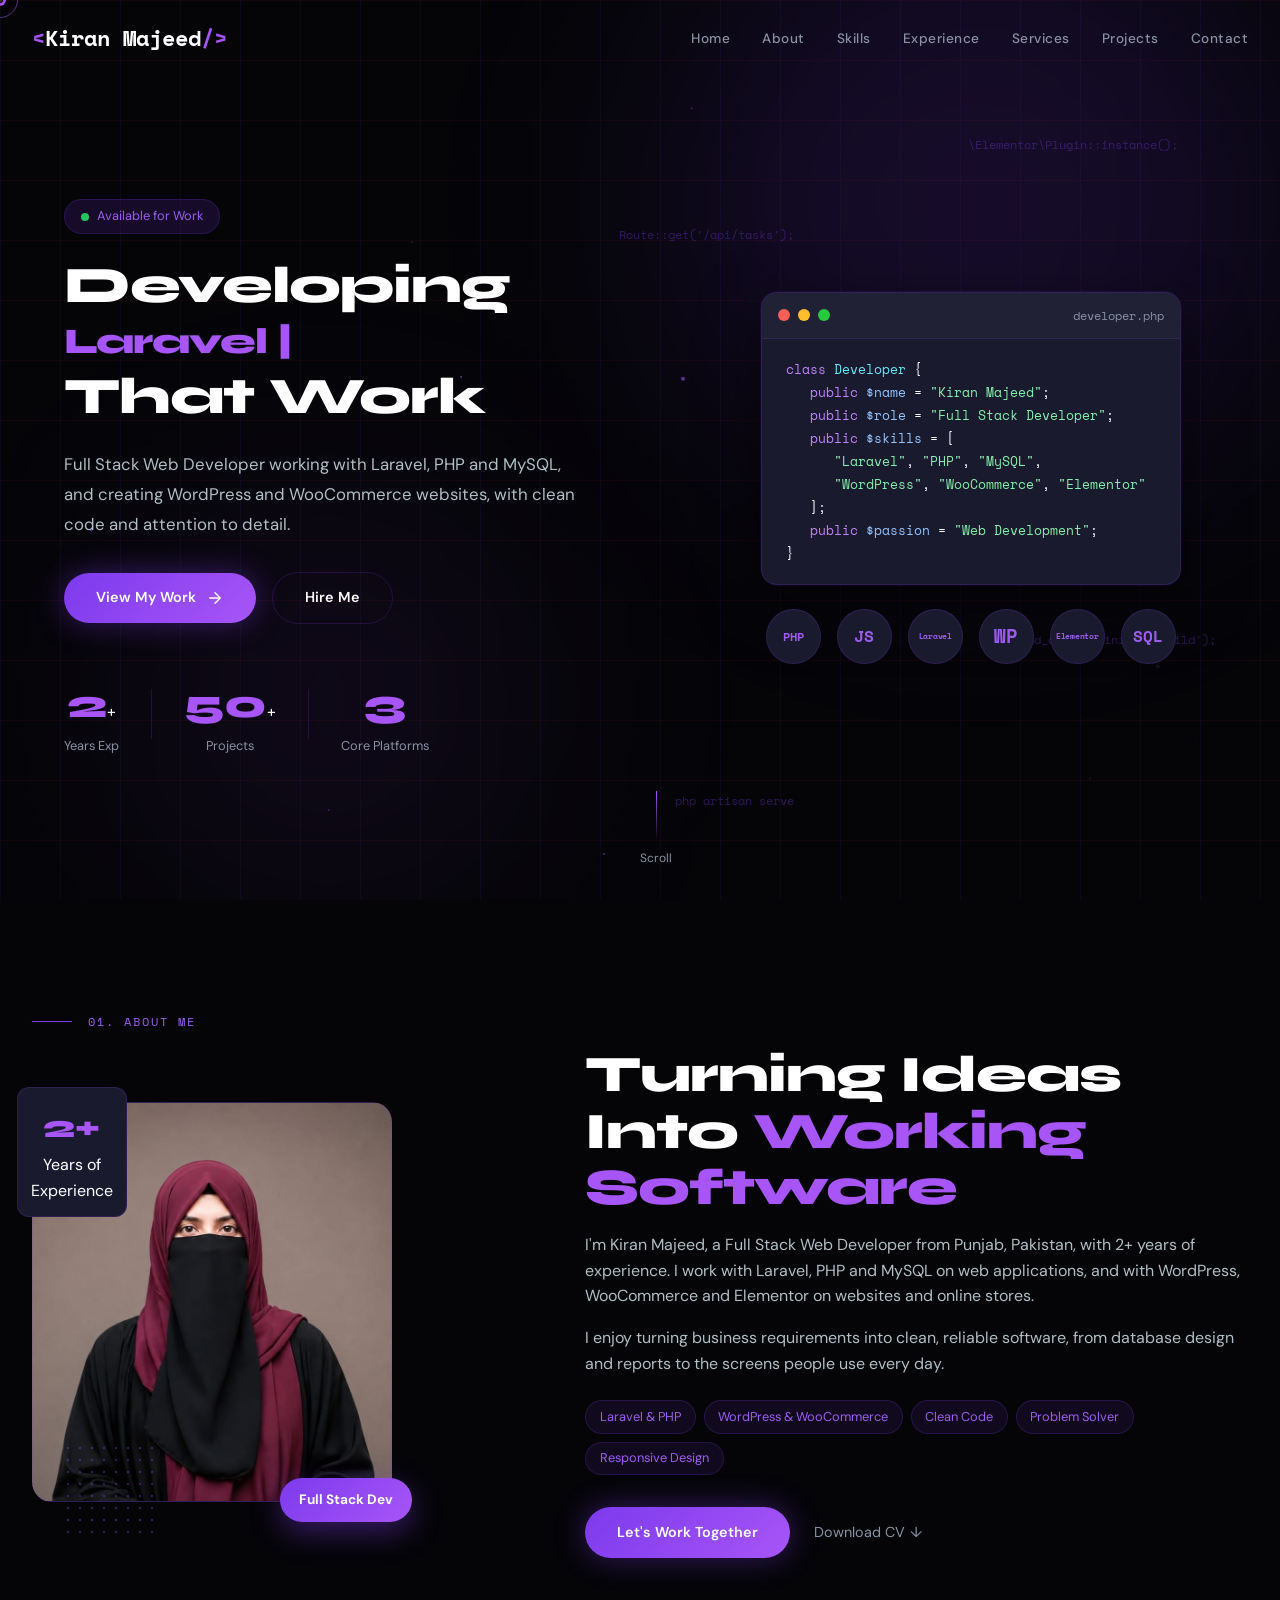
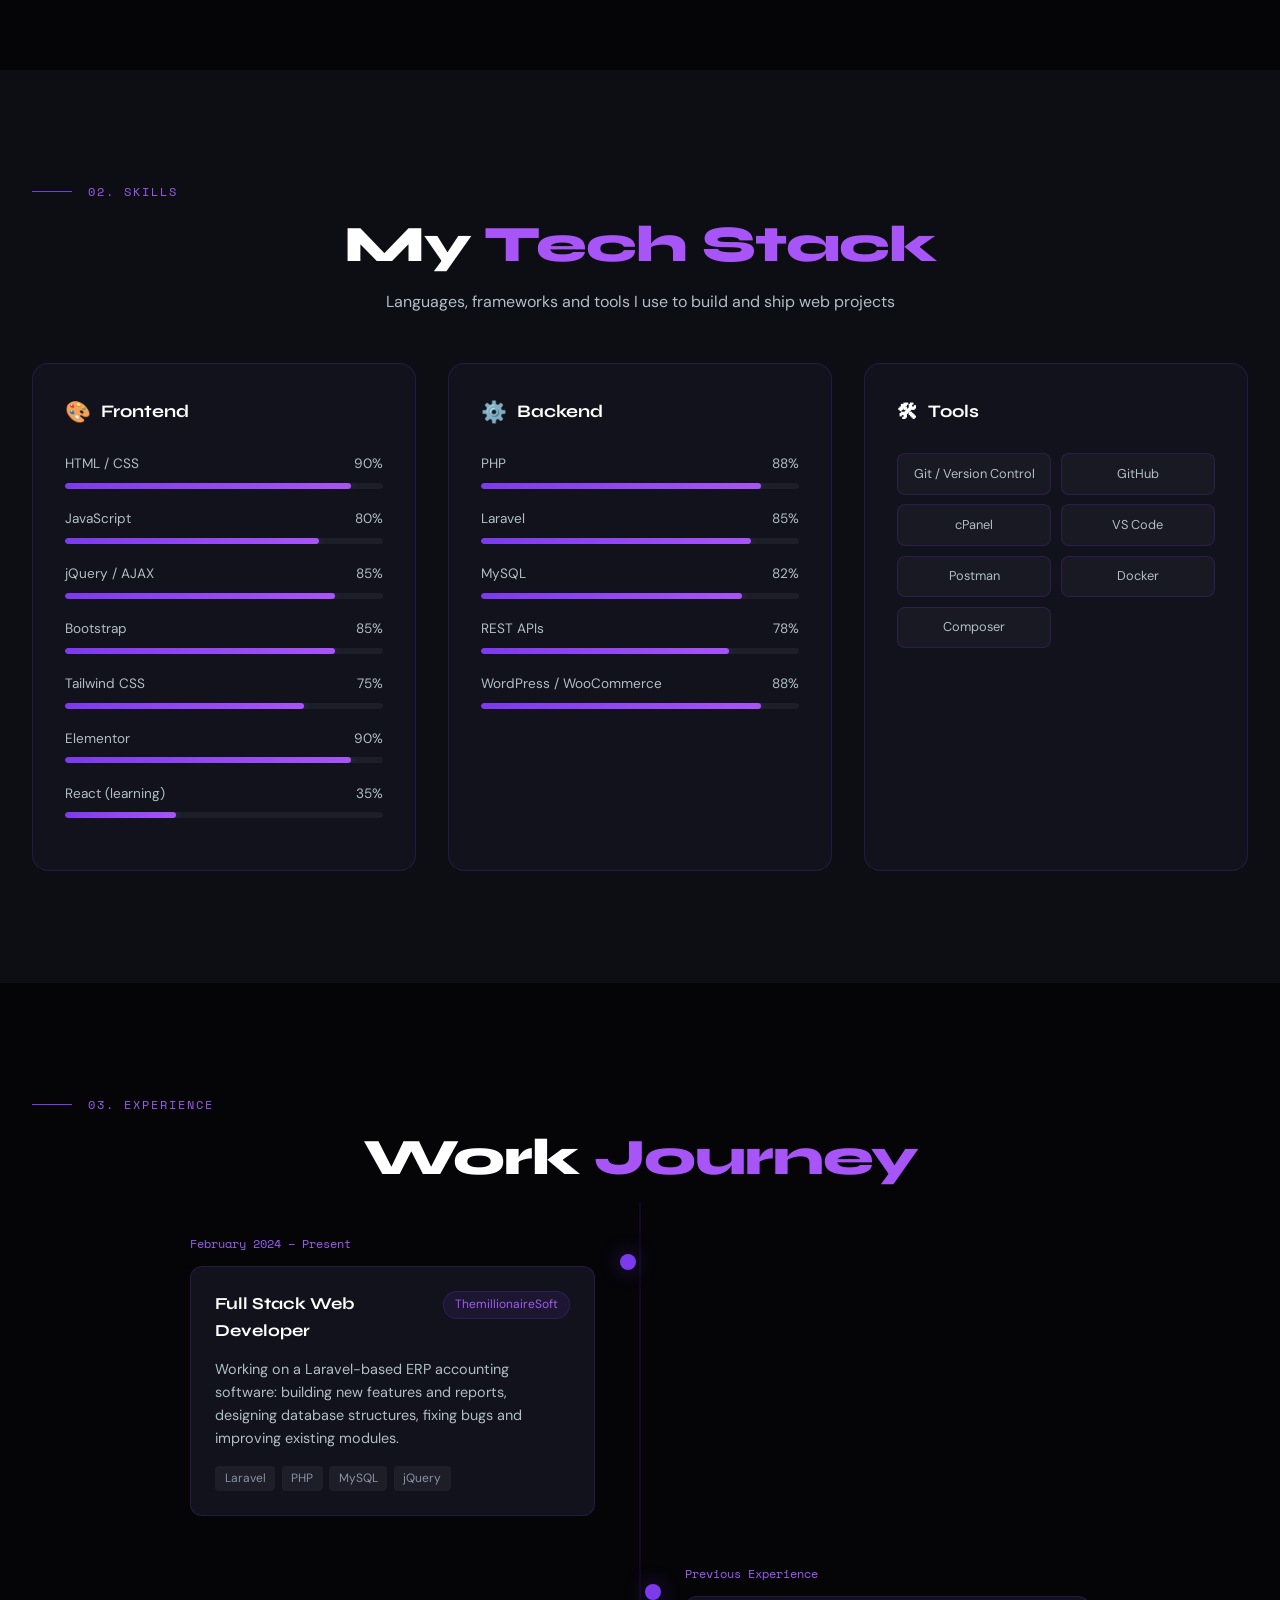
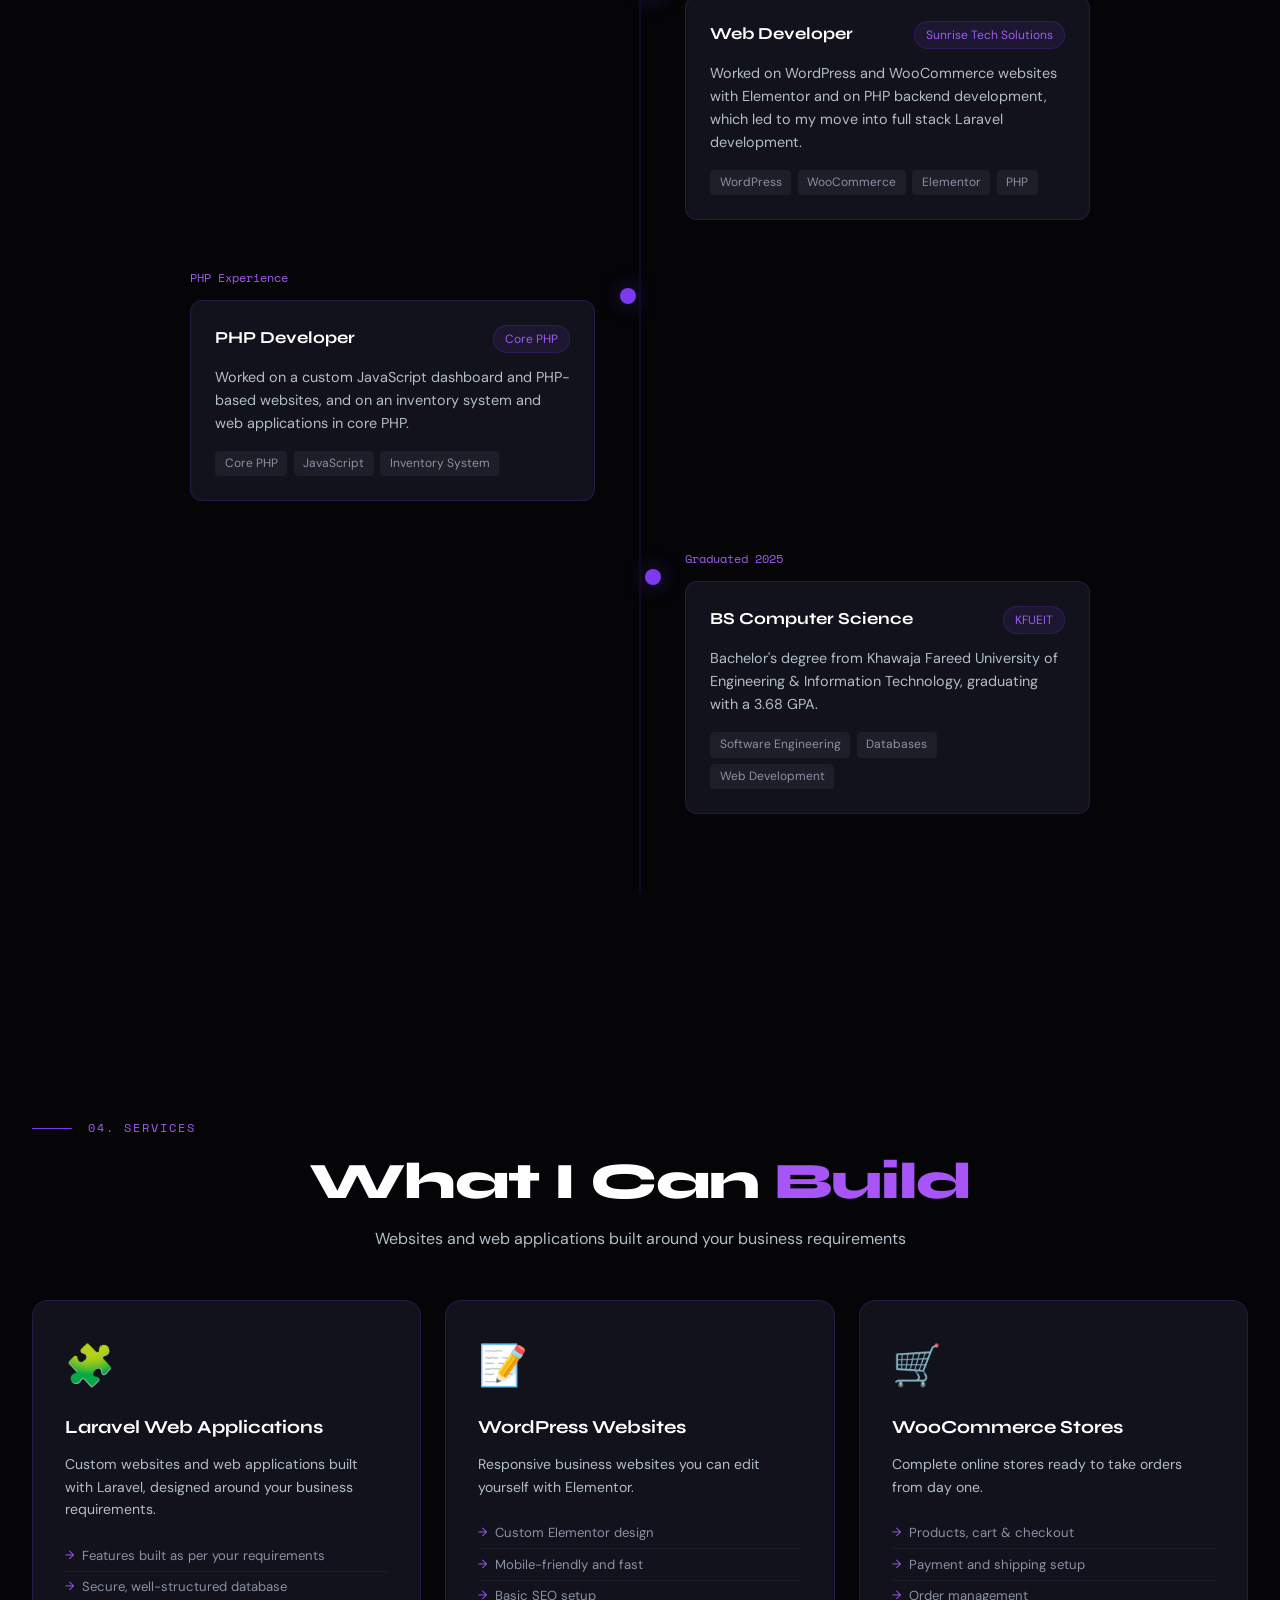
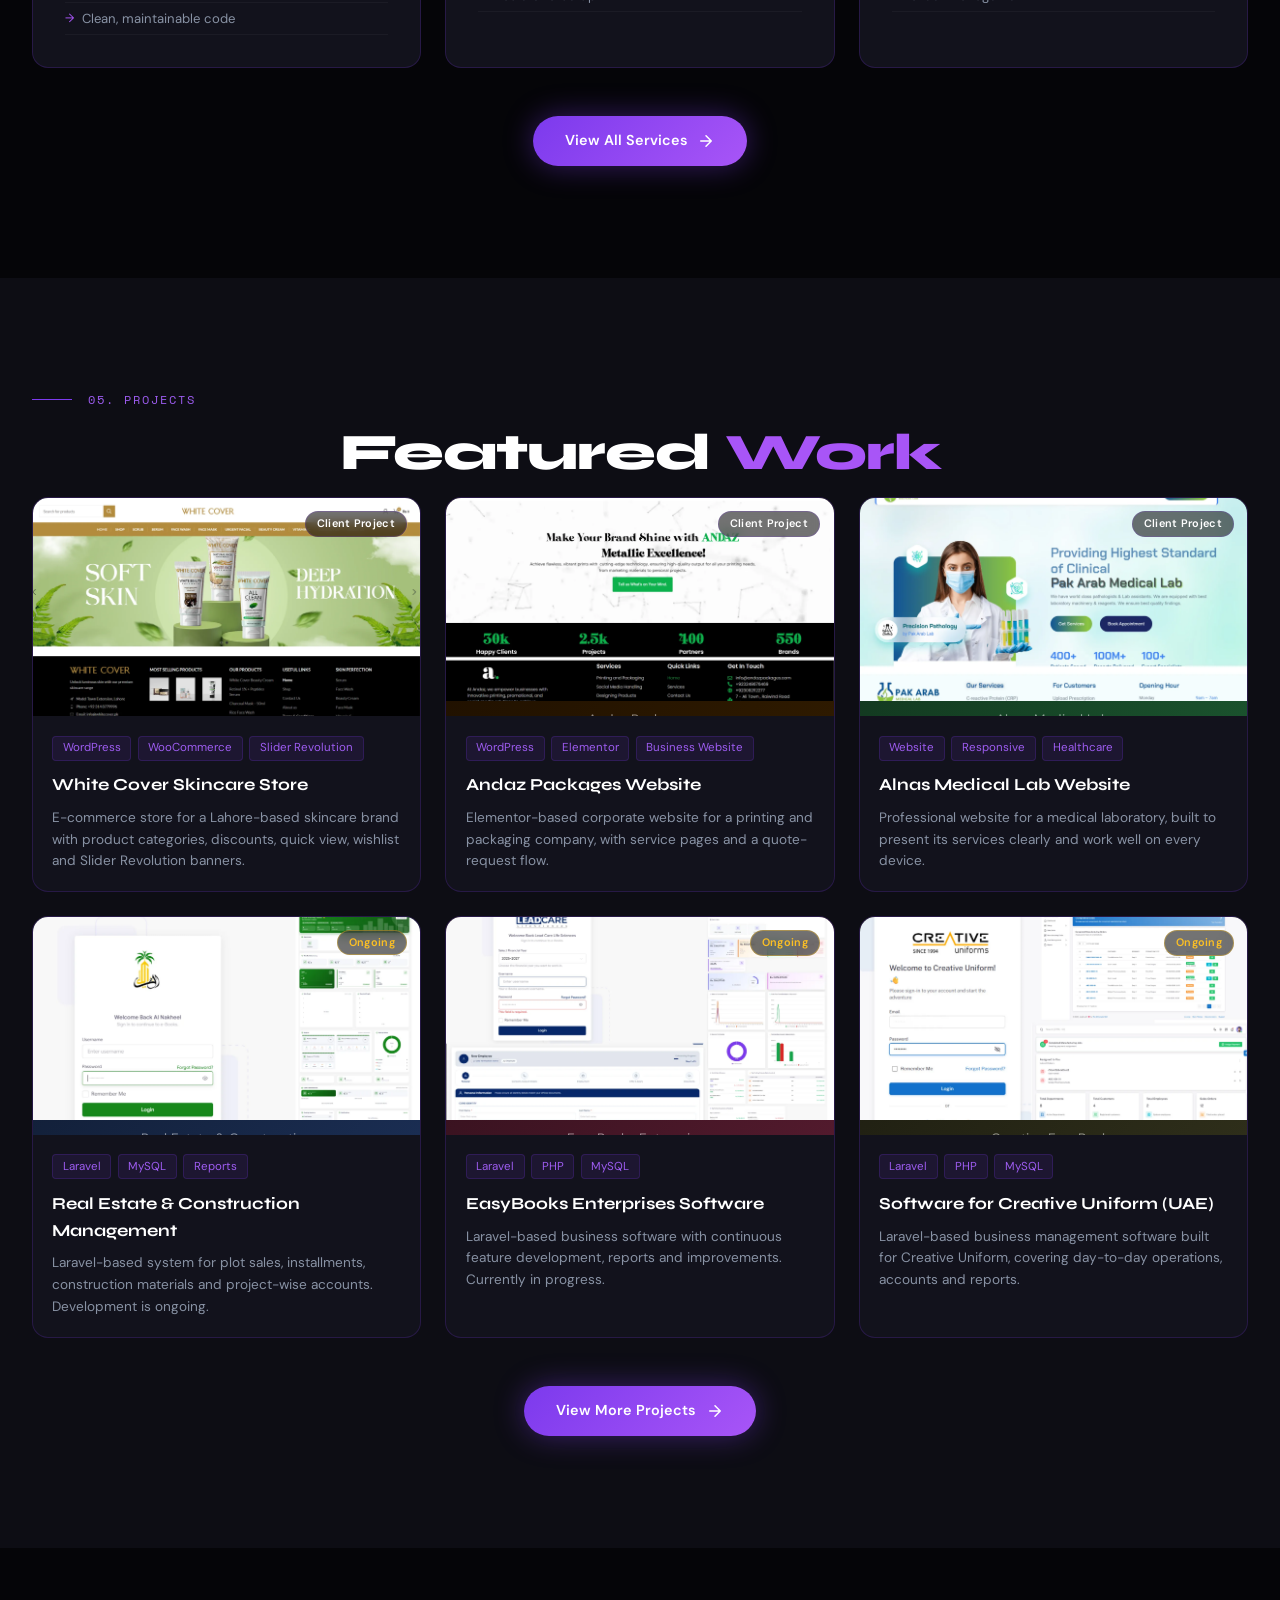
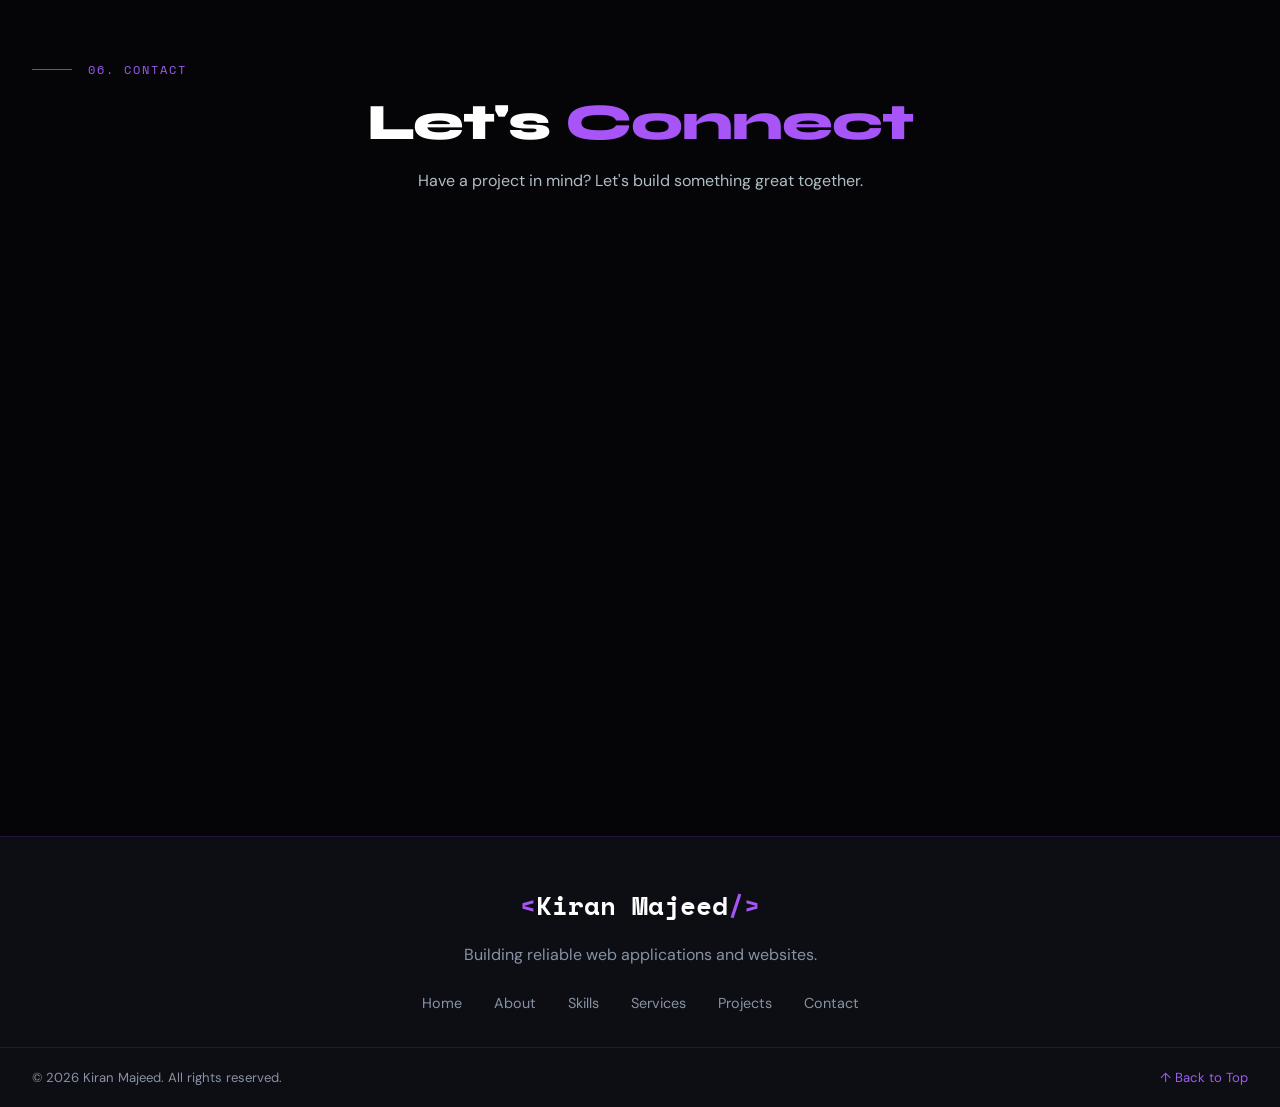
<file: index.html>
<!doctype html>
<html lang="en">
  <head>
    <meta charset="UTF-8" />
    <meta name="viewport" content="width=device-width, initial-scale=1.0" />
    <title>Kiran Majeed | Full Stack Web Developer</title>
    <meta
      name="description"
      content="Kiran Majeed is a Full Stack Web Developer working with Laravel, PHP, WordPress and WooCommerce."
    />
    <link
      href="https://fonts.googleapis.com/css2?family=Syne:wght@400;500;600;700;800&family=Space+Mono:wght@400;700&family=DM+Sans:wght@300;400;500&display=swap"
      rel="stylesheet"
    />
    <link rel="stylesheet" href="css/style.css" />
    <style>
      /* Hero */
      @media (min-width: 1025px) {
        .hero {
          grid-template-columns: minmax(0, 1.25fr) minmax(0, 1fr);
        }
      }
      .hero-content {
        min-width: 0;
        container-type: inline-size;
      }
      @media (max-width: 1024px) {
        .hero-content {
          width: 100%;
        }
      }
      .hero-visual {
        min-width: 0;
      }
      .hero .hero-title {
        font-size: clamp(2.2rem, 4vw, 3.5rem); /* About ki heading jitna */
        font-weight: 800;
        line-height: 1.1;
        letter-spacing: -1px;
      }
      .hero .hero-title .title-line {
        white-space: nowrap;
      }

      /* Typed line: chhota, fix size */
      .hero .hero-title .title-line.accent {
        font-size: clamp(1.4rem, calc(100cqw / 17), 2.8rem);
        min-height: 1.2em;
        line-height: 1.2;
        margin: 0.15em 0;
      }
      .orb.orb-sm {
        font-size: 0.5rem;
        letter-spacing: -0.3px;
      }
      .orb-6 {
        --dur: 4s;
        --del: -2.5s;
        font-size: 1rem;
      }
      .social-links {
        flex-wrap: wrap;
      }
      .floating-code.code-1 {
        top: auto;
        bottom: 10%;
        left: auto;
        right: 38%;
      }
      .floating-code.code-2 {
        top: 25%;
        bottom: auto;
        left: auto;
        right: 38%;
      }

      /* Projects: sab cards ka size same */
      .projects-grid {
        align-items: stretch;
      }
      .project-link {
        display: block;
        height: 100%;
        color: inherit;
      }
      .project-card {
        height: 100%;
        display: flex;
        flex-direction: column;
      }
      .project-link .project-card {
        cursor: pointer;
      }
      .project-image {
        flex-shrink: 0;
        aspect-ratio: 16 / 9;
      }
      .project-image img {
        width: 100%;
        height: 100%;
        object-fit: cover;
        object-position: top center;
        display: block;
        transition: transform 0.4s;
      }
      .project-card:hover .project-image img {
        transform: scale(1.05);
      }
      .project-info {
        flex: 1;
      }
    </style>
  </head>
  <body>
    <!-- CURSOR -->
    <div class="cursor" id="cursor"></div>
    <div class="cursor-follower" id="cursorFollower"></div>

    <!-- HEADER -->
    <header id="header">
      <nav class="nav">
        <div class="logo">
          <span class="logo-bracket">&lt;</span>Kiran Majeed<span
            class="logo-bracket"
            >/&gt;</span
          >
        </div>
        <ul class="nav-links">
          <li><a href="index.html" class="nav-link active">Home</a></li>
          <li><a href="#about" class="nav-link">About</a></li>
          <li><a href="#skills" class="nav-link">Skills</a></li>
          <li><a href="#experience" class="nav-link">Experience</a></li>
          <li><a href="#services" class="nav-link">Services</a></li>
          <li><a href="#projects" class="nav-link">Projects</a></li>
          <li><a href="#contact" class="nav-link">Contact</a></li>
        </ul>
        <button class="menu-btn" id="menuBtn">
          <span></span><span></span><span></span>
        </button>
      </nav>
      <div class="mobile-menu" id="mobileMenu">
        <ul>
          <li><a href="index.html">Home</a></li>
          <li><a href="#about">About</a></li>
          <li><a href="#skills">Skills</a></li>
          <li><a href="#experience">Experience</a></li>
          <li><a href="#services">Services</a></li>
          <li><a href="#projects">Projects</a></li>
          <li><a href="#contact">Contact</a></li>
        </ul>
      </div>
    </header>

    <!-- HERO SECTION -->
    <section class="hero" id="hero">
      <div class="hero-bg">
        <canvas id="particleCanvas"></canvas>
        <div class="hero-grid"></div>
        <div class="hero-glow glow-1"></div>
        <div class="hero-glow glow-2"></div>
        <div class="floating-code code-1">php artisan serve</div>
        <div class="floating-code code-2">Route::get('/api/tasks');</div>
        <div class="floating-code code-3">add_action('init', 'build');</div>
        <div class="floating-code code-4">\Elementor\Plugin::instance();</div>
      </div>
      <div class="hero-content">
        <div class="hero-badge">
          <span class="badge-dot"></span>
          <span>Available for Work</span>
        </div>
        <h1 class="hero-title">
          <span class="title-line">Developing</span>
          <span class="title-line accent">
            <span id="typedText"></span><span class="type-cursor">|</span>
          </span>
          <span class="title-line">That Work</span>
        </h1>
        <p class="hero-desc">
          Full Stack Web Developer working with Laravel, PHP and MySQL, and
          creating WordPress and WooCommerce websites, with clean code and
          attention to detail.
        </p>
        <div class="hero-btns">
          <a href="#projects" class="btn btn-primary">
            <span>View My Work</span>
            <svg viewBox="0 0 24 24"><path d="M5 12h14M12 5l7 7-7 7" /></svg>
          </a>
          <a href="#contact" class="btn btn-ghost">
            <span>Hire Me</span>
          </a>
        </div>
        <div class="hero-stats">
          <div class="stat">
            <span class="stat-num" data-target="2">0</span><span>+</span>
            <span class="stat-label">Years Exp</span>
          </div>
          <div class="stat-divider"></div>
          <div class="stat">
            <span class="stat-num" data-target="50">0</span><span>+</span>
            <span class="stat-label">Projects</span>
          </div>
          <div class="stat-divider"></div>
          <div class="stat">
            <span class="stat-num" data-target="3">0</span>
            <span class="stat-label">Core Platforms</span>
          </div>
        </div>
      </div>
      <div class="hero-visual">
        <div class="code-card">
          <div class="code-header">
            <span class="dot red"></span><span class="dot yellow"></span
            ><span class="dot green"></span>
            <span class="file-name">developer.php</span>
          </div>
          <div class="code-body">
            <div class="code-line">
              <span class="kw">class</span>
              <span class="cls">Developer</span> {
            </div>
            <div class="code-line indent">
              <span class="kw">public</span>
              <span class="prop">$name</span> =
              <span class="str">"Kiran Majeed"</span>;
            </div>
            <div class="code-line indent">
              <span class="kw">public</span>
              <span class="prop">$role</span> =
              <span class="str">"Full Stack Developer"</span>;
            </div>
            <div class="code-line indent">
              <span class="kw">public</span>
              <span class="prop">$skills</span> = [
            </div>
            <div class="code-line indent2">
              <span class="str">"Laravel"</span>,
              <span class="str">"PHP"</span>,
              <span class="str">"MySQL"</span>,
            </div>
            <div class="code-line indent2">
              <span class="str">"WordPress"</span>,
              <span class="str">"WooCommerce"</span>,
              <span class="str">"Elementor"</span>
            </div>
            <div class="code-line indent">];</div>
            <div class="code-line indent">
              <span class="kw">public</span>
              <span class="prop">$passion</span> =
              <span class="str">"Web Development"</span>;
            </div>
            <div class="code-line">}</div>
          </div>
        </div>
        <div class="tech-orbs">
          <div class="orb orb-1">PHP</div>
          <div class="orb orb-2">JS</div>
          <div class="orb orb-3 orb-sm">Laravel</div>
          <div class="orb orb-4">WP</div>
          <div class="orb orb-5 orb-sm">Elementor</div>
          <div class="orb orb-6">SQL</div>
        </div>
      </div>
      <div class="scroll-indicator">
        <div class="scroll-line"></div>
        <span>Scroll</span>
      </div>
    </section>

    <!-- ABOUT SECTION -->
    <section class="about section" id="about">
      <div class="container">
        <div class="section-label">
          <span class="label-line"></span>
          <span>01. ABOUT ME</span>
        </div>
        <div class="about-grid">
          <div class="about-image-wrap reveal-left">
            <div class="about-image-frame">
              <div class="about-image-placeholder"></div>
              <div class="about-badge">Full Stack Dev</div>
              <div class="about-years">
                <span class="years-num">2+</span>
                <span>Years of<br />Experience</span>
              </div>
            </div>
            <div class="about-dots"></div>
          </div>
          <div class="about-text reveal-right">
            <h2 class="section-title">
              Turning Ideas Into <span class="purple">Working Software</span>
            </h2>
            <p class="about-desc">
              I'm Kiran Majeed, a Full Stack Web Developer from Punjab,
              Pakistan, with 2+ years of experience. I work with Laravel, PHP
              and MySQL on web applications, and with WordPress, WooCommerce
              and Elementor on websites and online stores.
            </p>
            <p class="about-desc">
              I enjoy turning business requirements into clean, reliable
              software, from database design and reports to the screens people
              use every day.
            </p>
            <div class="about-tags">
              <span class="tag">Laravel &amp; PHP</span>
              <span class="tag">WordPress &amp; WooCommerce</span>
              <span class="tag">Clean Code</span>
              <span class="tag">Problem Solver</span>
              <span class="tag">Responsive Design</span>
            </div>
            <div class="about-btns">
              <a href="#contact" class="btn btn-primary">Let's Work Together</a>
              <a
                href="Kiran_Majeed_CV.pdf"
                class="btn-text"
                download
                >Download CV <span>↓</span></a
              >
            </div>
          </div>
        </div>
      </div>
    </section>

    <!-- SKILLS SECTION -->
    <section class="skills-sec section" id="skills">
      <div class="container">
        <div class="section-label">
          <span class="label-line"></span>
          <span>02. SKILLS</span>
        </div>
        <h2 class="section-title center">
          My <span class="purple">Tech Stack</span>
        </h2>
        <p class="section-subtitle">
          Languages, frameworks and tools I use to build and ship web projects
        </p>
        <div class="skills-grid reveal-up">
          <div class="skill-category">
            <h3 class="skill-cat-title">
              <span class="cat-icon">🎨</span> Frontend
            </h3>
            <div class="skill-items">
              <div class="skill-item">
                <div class="skill-info"><span>HTML / CSS</span><span>90%</span></div>
                <div class="skill-bar"><div class="skill-fill" data-width="90"></div></div>
              </div>
              <div class="skill-item">
                <div class="skill-info"><span>JavaScript</span><span>80%</span></div>
                <div class="skill-bar"><div class="skill-fill" data-width="80"></div></div>
              </div>
              <div class="skill-item">
                <div class="skill-info"><span>jQuery / AJAX</span><span>85%</span></div>
                <div class="skill-bar"><div class="skill-fill" data-width="85"></div></div>
              </div>
              <div class="skill-item">
                <div class="skill-info"><span>Bootstrap</span><span>85%</span></div>
                <div class="skill-bar"><div class="skill-fill" data-width="85"></div></div>
              </div>
              <div class="skill-item">
                <div class="skill-info"><span>Tailwind CSS</span><span>75%</span></div>
                <div class="skill-bar"><div class="skill-fill" data-width="75"></div></div>
              </div>
              <div class="skill-item">
                <div class="skill-info"><span>Elementor</span><span>90%</span></div>
                <div class="skill-bar"><div class="skill-fill" data-width="90"></div></div>
              </div>
              <div class="skill-item">
                <div class="skill-info"><span>React (learning)</span><span>35%</span></div>
                <div class="skill-bar"><div class="skill-fill" data-width="35"></div></div>
              </div>
            </div>
          </div>
          <div class="skill-category">
            <h3 class="skill-cat-title">
              <span class="cat-icon">⚙️</span> Backend
            </h3>
            <div class="skill-items">
              <div class="skill-item">
                <div class="skill-info"><span>PHP</span><span>88%</span></div>
                <div class="skill-bar"><div class="skill-fill" data-width="88"></div></div>
              </div>
              <div class="skill-item">
                <div class="skill-info"><span>Laravel</span><span>85%</span></div>
                <div class="skill-bar"><div class="skill-fill" data-width="85"></div></div>
              </div>
              <div class="skill-item">
                <div class="skill-info"><span>MySQL</span><span>82%</span></div>
                <div class="skill-bar"><div class="skill-fill" data-width="82"></div></div>
              </div>
              <div class="skill-item">
                <div class="skill-info"><span>REST APIs</span><span>78%</span></div>
                <div class="skill-bar"><div class="skill-fill" data-width="78"></div></div>
              </div>
              <div class="skill-item">
                <div class="skill-info"><span>WordPress / WooCommerce</span><span>88%</span></div>
                <div class="skill-bar"><div class="skill-fill" data-width="88"></div></div>
              </div>
            </div>
          </div>
          <div class="skill-category">
            <h3 class="skill-cat-title">
              <span class="cat-icon">🛠</span> Tools
            </h3>
            <div class="skill-icons">
              <div class="skill-icon-card"><span>Git / Version Control</span></div>
              <div class="skill-icon-card"><span>GitHub</span></div>
              <div class="skill-icon-card"><span>cPanel</span></div>
              <div class="skill-icon-card"><span>VS Code</span></div>
              <div class="skill-icon-card"><span>Postman</span></div>
              <div class="skill-icon-card"><span>Docker</span></div>
              <div class="skill-icon-card"><span>Composer</span></div>
            </div>
          </div>
        </div>
      </div>
    </section>

    <!-- EXPERIENCE SECTION -->
    <section class="experience section" id="experience">
      <div class="container">
        <div class="section-label">
          <span class="label-line"></span>
          <span>03. EXPERIENCE</span>
        </div>
        <h2 class="section-title center">
          Work <span class="purple">Journey</span>
        </h2>
        <div class="timeline">
          <div class="timeline-line"></div>
          <div class="timeline-item reveal-up">
            <div class="timeline-dot"></div>
            <div class="timeline-date">February 2024 – Present</div>
            <div class="timeline-card">
              <div class="timeline-card-header">
                <h3>Full Stack Web Developer</h3>
                <span class="company-badge">ThemillionaireSoft</span>
              </div>
              <p>
                Working on a Laravel-based ERP accounting software: building
                new features and reports, designing database structures, fixing
                bugs and improving existing modules.
              </p>
              <div class="timeline-tags">
                <span>Laravel</span><span>PHP</span><span>MySQL</span
                ><span>jQuery</span>
              </div>
            </div>
          </div>
          <div class="timeline-item right reveal-up">
            <div class="timeline-dot"></div>
            <div class="timeline-date">Previous Experience</div>
            <div class="timeline-card">
              <div class="timeline-card-header">
                <h3>Web Developer</h3>
                <span class="company-badge">Sunrise Tech Solutions</span>
              </div>
              <p>
                Worked on WordPress and WooCommerce websites with Elementor
                and on PHP backend development, which led to my move into
                full stack Laravel development.
              </p>
              <div class="timeline-tags">
                <span>WordPress</span><span>WooCommerce</span
                ><span>Elementor</span><span>PHP</span>
              </div>
            </div>
          </div>
          <div class="timeline-item reveal-up">
            <div class="timeline-dot"></div>
            <div class="timeline-date">PHP Experience</div>
            <div class="timeline-card">
              <div class="timeline-card-header">
                <h3>PHP Developer</h3>
                <span class="company-badge">Core PHP</span>
              </div>
              <p>
                Worked on a custom JavaScript dashboard and PHP-based websites,
                and on an inventory system and web applications in core PHP.
              </p>
              <div class="timeline-tags">
                <span>Core PHP</span><span>JavaScript</span
                ><span>Inventory System</span>
              </div>
            </div>
          </div>
          <div class="timeline-item right reveal-up">
            <div class="timeline-dot"></div>
            <div class="timeline-date">Graduated 2025</div>
            <div class="timeline-card">
              <div class="timeline-card-header">
                <h3>BS Computer Science</h3>
                <span class="company-badge">KFUEIT</span>
              </div>
              <p>
                Bachelor's degree from Khawaja Fareed University of Engineering
                &amp; Information Technology, graduating with a 3.68 GPA.
              </p>
              <div class="timeline-tags">
                <span>Software Engineering</span><span>Databases</span
                ><span>Web Development</span>
              </div>
            </div>
          </div>
        </div>
      </div>
    </section>

    <!-- SERVICES SECTION -->
    <section class="services-sec section" id="services">
      <div class="container">
        <div class="section-label">
          <span class="label-line"></span>
          <span>04. SERVICES</span>
        </div>
        <h2 class="section-title center">
          What I Can <span class="purple">Build</span>
        </h2>
        <p class="section-subtitle">
          Websites and web applications built around your business
          requirements
        </p>
        <div class="services-grid">
          <div class="service-card reveal-up">
            <span class="service-icon">🧩</span>
            <h3>Laravel Web Applications</h3>
            <p>
              Custom websites and web applications built with Laravel,
              designed around your business requirements.
            </p>
            <ul class="service-list">
              <li>Features built as per your requirements</li>
              <li>Secure, well-structured database</li>
              <li>Clean, maintainable code</li>
            </ul>
          </div>
          <div class="service-card reveal-up">
            <span class="service-icon">📝</span>
            <h3>WordPress Websites</h3>
            <p>
              Responsive business websites you can edit yourself with Elementor.
            </p>
            <ul class="service-list">
              <li>Custom Elementor design</li>
              <li>Mobile-friendly and fast</li>
              <li>Basic SEO setup</li>
            </ul>
          </div>
          <div class="service-card reveal-up">
            <span class="service-icon">🛒</span>
            <h3>WooCommerce Stores</h3>
            <p>
              Complete online stores ready to take orders from day one.
            </p>
            <ul class="service-list">
              <li>Products, cart &amp; checkout</li>
              <li>Payment and shipping setup</li>
              <li>Order management</li>
            </ul>
          </div>
        </div>
        <div class="projects-cta">
          <a href="coming-soon.html" class="btn btn-primary">
            <span>View All Services</span>
            <svg viewBox="0 0 24 24"><path d="M5 12h14M12 5l7 7-7 7" /></svg>
          </a>
        </div>
      </div>
    </section>

    <!-- PROJECTS SECTION -->
    <section class="projects-sec section" id="projects">
      <div class="container">
        <div class="section-label">
          <span class="label-line"></span>
          <span>05. PROJECTS</span>
        </div>
        <h2 class="section-title center">
          Featured <span class="purple">Work</span>
        </h2>
        <div class="projects-grid">
          <a
            href="https://whitecover.pk"
            target="_blank"
            rel="noopener"
            class="project-link"
          >
            <div class="project-card reveal-up" data-category="wordpress">
              <div class="project-image">
                <img
                  src="images/portfolio/white-cover.webp"
                  alt="White Cover Skincare Store"
                />
                <div class="project-status">Client Project</div>
              </div>
              <div class="project-info">
                <div class="project-tags"><span>WordPress</span><span>WooCommerce</span><span>Slider Revolution</span></div>
                <h3>White Cover Skincare Store</h3>
                <p>E-commerce store for a Lahore-based skincare brand with product categories, discounts, quick view, wishlist and Slider Revolution banners.</p>
              </div>
            </div>
          </a>
          <a
            href="https://whitecover.pk"
            target="_blank"
            rel="noopener"
            class="project-link"
          >
          <div class="project-card reveal-up" data-category="wordpress">
            <div class="project-image">
              <div class="project-placeholder p3">
                 <img
                  src="images/portfolio/andaz-packages.webp"
                  alt="Andaz Packages"
                />
                <p>Andaz Packages</p>
              </div>
              <div class="project-status">Client Project</div>
            </div>
            <div class="project-info">
              <div class="project-tags"><span>WordPress</span><span>Elementor</span><span>Business Website</span></div>
              <h3>Andaz Packages Website</h3>
              <p>Elementor-based corporate website for a printing and packaging company, with service pages and a quote-request flow.</p>
            </div>
          </div>
          </a>
          <a
            href="https://alnasmedical.com"
            target="_blank"
            rel="noopener"
            class="project-link"
          >
          <div class="project-card reveal-up" data-category="wordpress">
            <div class="project-image">
              <div class="project-placeholder p4">
                <img
                  src="images/portfolio/alnas-lab.webp"
                  alt="Alnas Medical Lab"
                />
                <p>Alnas Medical Lab</p>
              </div>
              <div class="project-status">Client Project</div>
            </div>
            <div class="project-info">
              <div class="project-tags"><span>Website</span><span>Responsive</span><span>Healthcare</span></div>
              <h3>Alnas Medical Lab Website</h3>
              <p>Professional website for a medical laboratory, built to present its services clearly and work well on every device.</p>
            </div>
          </div>
          </a>
          <div class="project-card reveal-up" data-category="laravel">
            <div class="project-image">
              <div class="project-placeholder p2">
               <img
                  src="images/portfolio/real-estate.webp"
                  alt="Real Estate & Construction Management"
                />
                <p>Real Estate &amp; Construction</p>
              </div>
              <div class="project-status progress">Ongoing</div>
            </div>
            <div class="project-info">
              <div class="project-tags"><span>Laravel</span><span>MySQL</span><span>Reports</span></div>
              <h3>Real Estate &amp; Construction Management</h3>
              <p>Laravel-based system for plot sales, installments, construction materials and project-wise accounts. Development is ongoing.</p>
            </div>
          </div>
          <div class="project-card reveal-up" data-category="laravel">
            <div class="project-image">
              <div class="project-placeholder p5">
                <img
                  src="images/portfolio/easybooks.webp"
                  alt="EasyBooks Enterprises"
                />
                <p>EasyBooks Enterprises</p>
              </div>
              <div class="project-status progress">Ongoing</div>
            </div>
            <div class="project-info">
              <div class="project-tags"><span>Laravel</span><span>PHP</span><span>MySQL</span></div>
              <h3>EasyBooks Enterprises Software</h3>
              <p>Laravel-based business software with continuous feature development, reports and improvements. Currently in progress.</p>
            </div>
          </div>
          <div class="project-card reveal-up" data-category="laravel">
            <div class="project-image">
              <div class="project-placeholder p6">
                <img
                  src="images/portfolio/creative-easybooks.webp"
                  alt="Muhammad EasyBooks"
                />
                <p>Creative EasyBooks</p>
              </div>
              <div class="project-status progress">Ongoing</div>
            </div>
            <div class="project-info">
              <div class="project-tags"><span>Laravel</span><span>PHP</span><span>MySQL</span></div>
              <h3>Software for Creative Uniform (UAE)</h3>
      <p>Laravel-based business management software built for Creative Uniform, covering day-to-day operations, accounts and reports.</p>
            </div>
          </div>
        </div>
        <div class="projects-cta">
          <a href="projects.html" class="btn btn-primary">
            <span>View More Projects</span>
            <svg viewBox="0 0 24 24"><path d="M5 12h14M12 5l7 7-7 7" /></svg>
          </a>
        </div>
      </div>
    </section>

    <!-- CONTACT SECTION -->
    <section class="contact-sec section" id="contact">
      <div class="container">
        <div class="section-label">
          <span class="label-line"></span>
          <span>06. CONTACT</span>
        </div>
        <h2 class="section-title center">
          Let's <span class="purple">Connect</span>
        </h2>
        <p class="section-subtitle">
          Have a project in mind? Let's build something great together.
        </p>
        <div class="contact-grid">
          <div class="contact-info reveal-left">
            <div class="contact-card">
              <div class="contact-icon">📧</div>
              <div>
                <h4>Email</h4>
                <p>kiranmajeed654@gmail.com</p>
              </div>
            </div>
            <div class="contact-card">
              <div class="contact-icon">📱</div>
              <div>
                <h4>WhatsApp</h4>
                <p>+92 309 8096126</p>
              </div>
            </div>
            <div class="contact-card">
              <div class="contact-icon">📍</div>
              <div>
                <h4>Location</h4>
                <p>Punjab, Pakistan</p>
              </div>
            </div>
            <div class="social-links">
              <a
                href="https://github.com/kiranmajeediss"
                class="social-link"
                target="_blank"
                rel="noopener"
                >GitHub</a
              >
              <a
                href="https://www.linkedin.com/in/kiran-majeed-dev/"
                class="social-link"
                target="_blank"
                rel="noopener"
                >LinkedIn</a
              >
              <a
                href="https://www.behance.net/kiranmajeed-dev"
                class="social-link"
                target="_blank"
                rel="noopener"
                >Behance</a
              >
              <a
                href="https://www.instagram.com/kiran__079"
                class="social-link"
                target="_blank"
                rel="noopener"
                >Instagram</a
              >
            </div>
          </div>
          <div class="contact-form reveal-right">
            <form id="contactForm">
              <div class="form-row">
                <div class="form-group">
                  <label>Your Name</label>
                  <input type="text" placeholder="John Doe" />
                </div>
                <div class="form-group">
                  <label>Email Address</label>
                  <input type="email" placeholder="john@example.com" />
                </div>
              </div>
              <div class="form-group">
                <label>Subject</label>
                <input type="text" placeholder="Project Discussion" />
              </div>
              <div class="form-group">
                <label>Message</label>
                <textarea
                  rows="5"
                  placeholder="Tell me about your project..."
                ></textarea>
              </div>
              <button type="submit" class="btn btn-primary full-width">
                <span>Send Message</span>
                <svg viewBox="0 0 24 24">
                  <path d="M22 2L11 13M22 2L15 22l-4-9-9-4 20-7z" />
                </svg>
              </button>
            </form>
          </div>
        </div>
      </div>
    </section>

    <!-- FOOTER -->
    <footer>
      <div class="footer-top">
        <div class="footer-logo">
          <span class="logo-bracket">&lt;</span>Kiran Majeed<span
            class="logo-bracket"
            >/&gt;</span
          >
        </div>
        <p>Building reliable web applications and websites.</p>
        <div class="footer-links">
          <a href="index.html">Home</a>
          <a href="#about">About</a>
          <a href="#skills">Skills</a>
          <a href="services.html">Services</a>
          <a href="projects.html">Projects</a>
          <a href="#contact">Contact</a>
        </div>
      </div>
      <div class="footer-bottom">
        <p>© 2026 Kiran Majeed. All rights reserved.</p>
        <p class="footer-scroll-top"><a href="#hero">↑ Back to Top</a></p>
      </div>
    </footer>

    <script src="js/script.js"></script>
  </body>
</html>
</file>
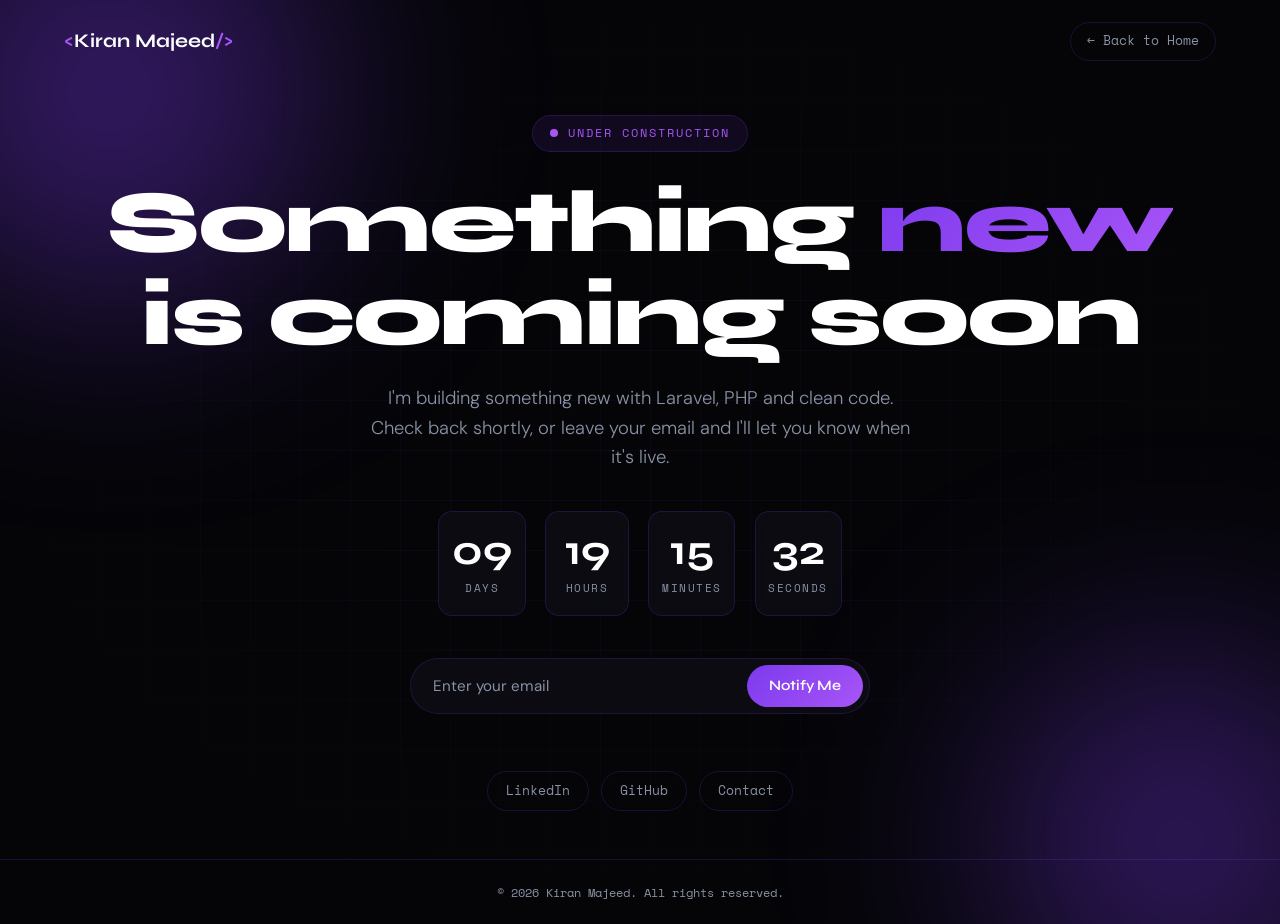
<file: coming-soon.html>
<!doctype html>
<html lang="en">
  <head>
    <meta charset="UTF-8" />
    <meta name="viewport" content="width=device-width, initial-scale=1.0" />
    <title>Coming Soon | Kiran Majeed</title>
    <meta name="description" content="Something new is on the way. Kiran Majeed, Full Stack Web Developer." />
    <link
      href="https://fonts.googleapis.com/css2?family=Syne:wght@400;600;700;800&family=Space+Mono:wght@400;700&family=DM+Sans:wght@300;400;500&display=swap"
      rel="stylesheet"
    />
    <style>
      :root {
        --black: #050508;
        --dark: #0d0d14;
        --purple: #7c3aed;
        --purple-light: #9d5cf0;
        --purple-bright: #a855f7;
        --purple-glow: rgba(124, 58, 237, 0.4);
        --white: #ffffff;
        --gray: #8892a4;
        --border: rgba(124, 58, 237, 0.2);
        --card-bg: rgba(13, 13, 20, 0.8);
        --gradient: linear-gradient(135deg, #7c3aed, #a855f7);
        --font-display: "Syne", sans-serif;
        --font-mono: "Space Mono", monospace;
        --font-body: "DM Sans", sans-serif;
      }
      *, *::before, *::after { margin: 0; padding: 0; box-sizing: border-box; }
      html, body { min-height: 100%; }
      body {
        background: var(--black);
        color: var(--white);
        font-family: var(--font-body);
        line-height: 1.6;
        overflow-x: hidden;
        display: flex;
        flex-direction: column;
        min-height: 100vh;
      }
      a { text-decoration: none; color: inherit; }

      /* background glow + grid */
      .bg { position: fixed; inset: 0; z-index: 0; pointer-events: none; }
      .bg::before {
        content: "";
        position: absolute; inset: 0;
        background-image:
          linear-gradient(rgba(124,58,237,0.06) 1px, transparent 1px),
          linear-gradient(90deg, rgba(124,58,237,0.06) 1px, transparent 1px);
        background-size: 50px 50px;
        mask-image: radial-gradient(ellipse at center, #000 30%, transparent 75%);
        -webkit-mask-image: radial-gradient(ellipse at center, #000 30%, transparent 75%);
      }
      .glow {
        position: absolute; border-radius: 50%; filter: blur(110px);
        background: var(--purple-glow);
        animation: float 9s ease-in-out infinite;
      }
      .glow.one { width: 420px; height: 420px; top: -120px; left: -100px; }
      .glow.two { width: 360px; height: 360px; bottom: -120px; right: -80px; animation-delay: -4s; }
      @keyframes float {
        0%, 100% { transform: translate(0, 0); }
        50% { transform: translate(30px, 25px); }
      }

      header, main, footer { position: relative; z-index: 1; }

      header {
        display: flex; justify-content: space-between; align-items: center;
        padding: 1.4rem clamp(1.2rem, 5vw, 4rem);
      }
      .logo { font-family: var(--font-display); font-weight: 700; font-size: 1.2rem; }
      .logo span { color: var(--purple-bright); }
      .back {
        font-family: var(--font-mono); font-size: 0.8rem; color: var(--gray);
        border: 1px solid var(--border); padding: 0.5rem 1rem; border-radius: 999px;
        transition: all 0.25s;
      }
      .back:hover { color: var(--white); border-color: var(--purple-light); box-shadow: 0 0 18px var(--purple-glow); }

      main {
        flex: 1;
        display: flex; flex-direction: column; align-items: center; justify-content: center;
        text-align: center;
        padding: 2rem 1.2rem 3rem;
      }
      .badge {
        font-family: var(--font-mono); font-size: 0.78rem; letter-spacing: 2px; text-transform: uppercase;
        color: var(--purple-bright);
        border: 1px solid var(--border); background: rgba(124,58,237,0.1);
        padding: 0.45rem 1.1rem; border-radius: 999px; margin-bottom: 1.6rem;
        display: inline-flex; align-items: center; gap: 0.6rem;
      }
      .dot {
        width: 8px; height: 8px; border-radius: 50%; background: var(--purple-bright);
        animation: pulse 1.6s infinite;
      }
      @keyframes pulse {
        0% { box-shadow: 0 0 0 0 rgba(168,85,247,0.7); }
        70% { box-shadow: 0 0 0 10px rgba(168,85,247,0); }
        100% { box-shadow: 0 0 0 0 rgba(168,85,247,0); }
      }
      h1 {
        font-family: var(--font-display); font-weight: 800;
        font-size: clamp(2.6rem, 8vw, 5.5rem); line-height: 1.05; letter-spacing: -2px;
      }
      h1 .grad {
        background: var(--gradient); -webkit-background-clip: text; background-clip: text;
        -webkit-text-fill-color: transparent; color: transparent;
      }
      .sub {
        max-width: 560px; margin: 1.4rem auto 2.4rem;
        color: var(--gray); font-size: clamp(1rem, 2.2vw, 1.15rem); font-weight: 300;
      }

      .countdown { display: flex; gap: clamp(0.6rem, 2vw, 1.2rem); justify-content: center; flex-wrap: wrap; margin-bottom: 2.6rem; }
      .box {
        min-width: 84px; padding: 1rem 0.8rem;
        background: var(--card-bg); border: 1px solid var(--border); border-radius: 14px;
        backdrop-filter: blur(6px);
      }
      .box b {
        display: block; font-family: var(--font-display); font-size: clamp(1.8rem, 5vw, 2.6rem); line-height: 1.1;
      }
      .box small { font-family: var(--font-mono); font-size: 0.68rem; color: var(--gray); text-transform: uppercase; letter-spacing: 1.5px; }

      .notify {
        display: flex; gap: 0.6rem; width: 100%; max-width: 460px; margin: 0 auto 2.2rem;
        background: var(--card-bg); border: 1px solid var(--border); border-radius: 999px; padding: 0.35rem;
      }
      .notify input {
        flex: 1; min-width: 0; background: transparent; border: 0; outline: 0;
        color: var(--white); font-family: var(--font-body); font-size: 0.95rem; padding: 0 1rem;
      }
      .notify input::placeholder { color: var(--gray); }
      .notify button {
        border: 0; cursor: pointer; background: var(--gradient); color: var(--white);
        font-family: var(--font-display); font-weight: 600; font-size: 0.9rem;
        padding: 0.8rem 1.4rem; border-radius: 999px; transition: box-shadow 0.25s, transform 0.2s;
      }
      .notify button:hover { box-shadow: 0 0 22px var(--purple-glow); transform: translateY(-1px); }
      .msg { font-family: var(--font-mono); font-size: 0.78rem; color: var(--purple-bright); min-height: 1.2rem; margin-top: -1.4rem; margin-bottom: 1.6rem; }

      .social { display: flex; gap: 0.8rem; justify-content: center; flex-wrap: wrap; }
      .social a {
        font-family: var(--font-mono); font-size: 0.8rem; color: var(--gray);
        border: 1px solid var(--border); padding: 0.55rem 1.1rem; border-radius: 999px; transition: all 0.25s;
      }
      .social a:hover { color: var(--white); border-color: var(--purple-light); background: rgba(124,58,237,0.12); }

      footer {
        text-align: center; padding: 1.4rem; color: var(--gray);
        font-family: var(--font-mono); font-size: 0.75rem; border-top: 1px solid var(--border);
      }

      @media (max-width: 480px) {
        .box { min-width: 70px; padding: 0.8rem 0.5rem; }
        .notify { flex-direction: column; border-radius: 18px; padding: 0.6rem; }
        .notify input { padding: 0.7rem 0.8rem; }
      }
      @media (prefers-reduced-motion: reduce) {
        .glow, .dot { animation: none; }
      }
    </style>
  </head>
  <body>
    <div class="bg">
      <div class="glow one"></div>
      <div class="glow two"></div>
    </div>

    <header>
      <div class="logo"><span>&lt;</span>Kiran Majeed<span>/&gt;</span></div>
      <a href="index.html" class="back">&larr; Back to Home</a>
    </header>

    <main>
      <div class="badge"><span class="dot"></span>Under Construction</div>
      <h1>Something <span class="grad">new</span><br />is coming soon</h1>
      <p class="sub">
        I'm building something new with Laravel, PHP and clean code.
        Check back shortly, or leave your email and I'll let you know when it's live.
      </p>

      <div class="countdown" id="countdown" aria-label="Countdown to launch">
        <div class="box"><b id="d">00</b><small>Days</small></div>
        <div class="box"><b id="h">00</b><small>Hours</small></div>
        <div class="box"><b id="m">00</b><small>Minutes</small></div>
        <div class="box"><b id="s">00</b><small>Seconds</small></div>
      </div>

      <form class="notify" id="notifyForm">
        <input type="email" id="email" placeholder="Enter your email" required aria-label="Email address" />
        <button type="submit">Notify Me</button>
      </form>
      <div class="msg" id="msg"></div>

      <div class="social">
        <a href="https://www.linkedin.com/in/kiran-majeed-dev/" target="_blank" rel="noopener">LinkedIn</a>
        <a href="https://github.com/kiranmajeediss" target="_blank" rel="noopener">GitHub</a>
        <a href="index.html#contact">Contact</a>
      </div>
    </main>

    <footer>&copy; <span id="year"></span> Kiran Majeed. All rights reserved.</footer>

    <script>
      // Change this date to your launch date
      var launch = new Date("2026-12-15T00:00:00").getTime();

      function pad(n) { return String(n).padStart(2, "0"); }
      function tick() {
        var diff = launch - Date.now();
        if (diff < 0) diff = 0;
        document.getElementById("d").textContent = pad(Math.floor(diff / 86400000));
        document.getElementById("h").textContent = pad(Math.floor((diff / 3600000) % 24));
        document.getElementById("m").textContent = pad(Math.floor((diff / 60000) % 60));
        document.getElementById("s").textContent = pad(Math.floor((diff / 1000) % 60));
      }
      tick();
      setInterval(tick, 1000);

      document.getElementById("year").textContent = new Date().getFullYear();

      // Demo only: connect this to Formspree / EmailJS / your backend to collect emails
      document.getElementById("notifyForm").addEventListener("submit", function (e) {
        e.preventDefault();
        document.getElementById("msg").textContent = "Thanks! I'll notify you at launch.";
        this.reset();
      });
    </script>
  </body>
</html>
</file>
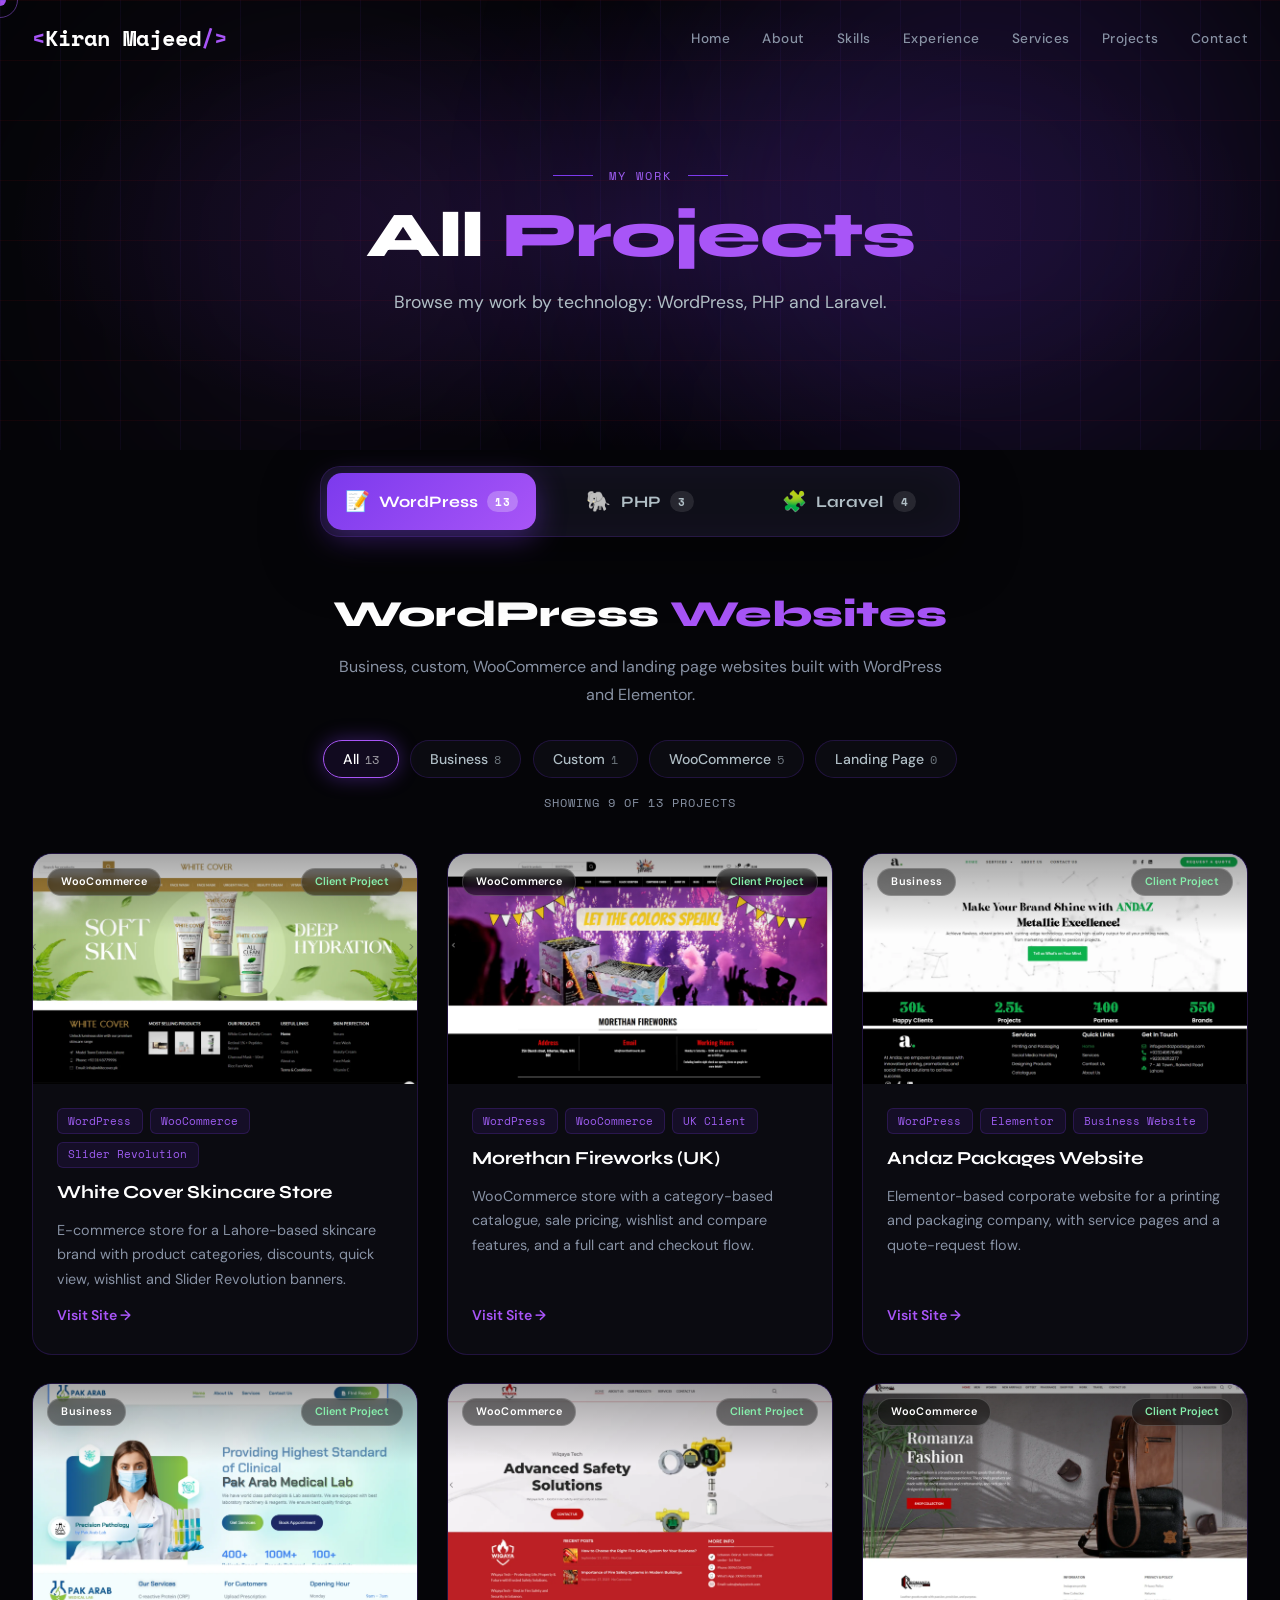
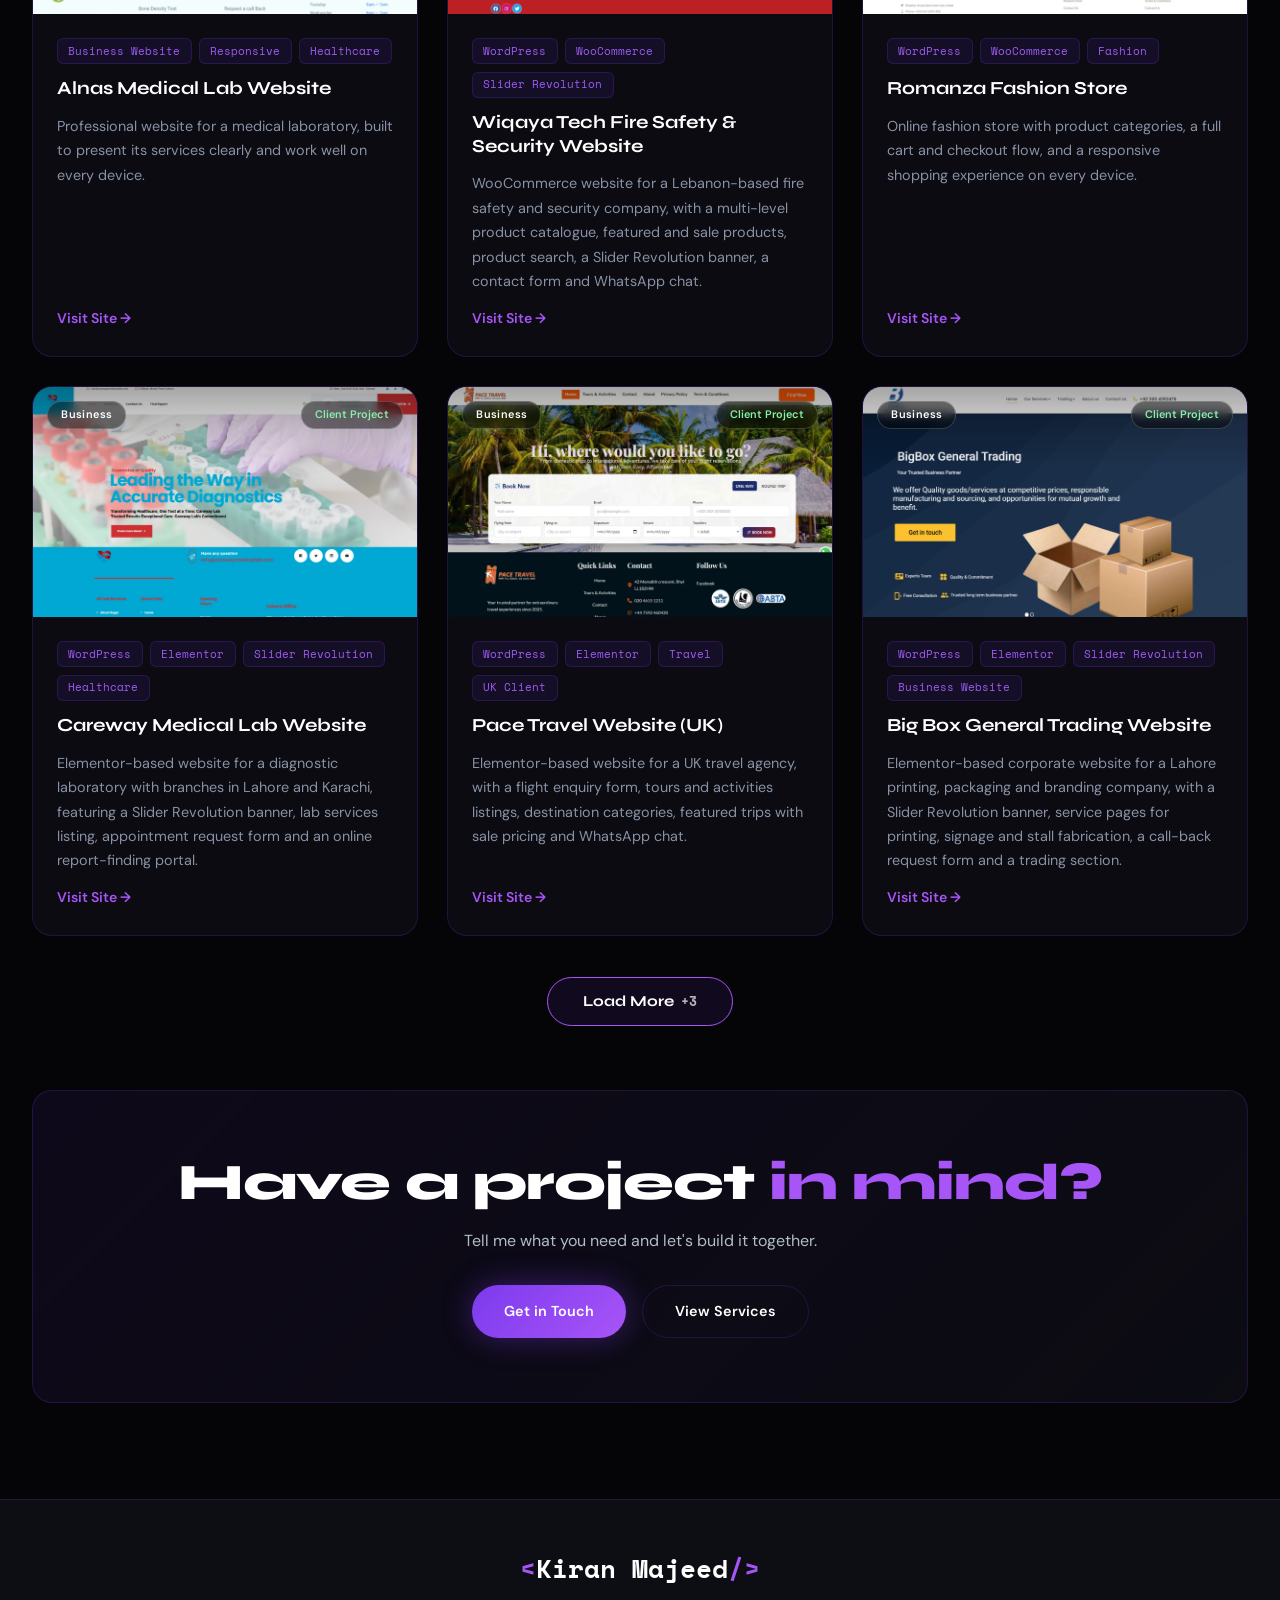
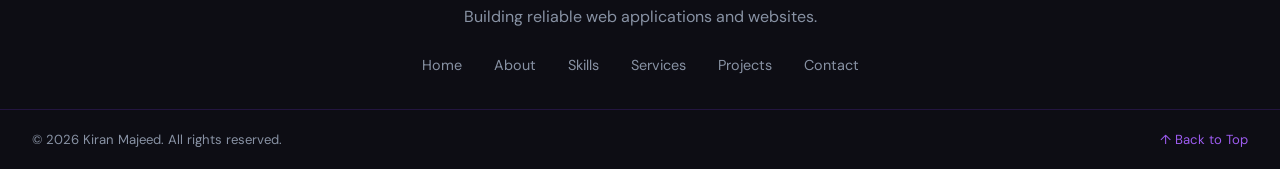
<file: projects.html>
<!DOCTYPE html>
<html lang="en">

<head>
  <meta charset="UTF-8">
  <meta name="viewport" content="width=device-width, initial-scale=1.0">
  <title>Projects | Kiran Majeed</title>
  <link
    href="https://fonts.googleapis.com/css2?family=Syne:wght@400;500;600;700;800&family=Space+Mono:wght@400;700&family=DM+Sans:wght@300;400;500&display=swap"
    rel="stylesheet">
  <link rel="stylesheet" href="css/style.css">
</head>

<body>

  <!-- CURSOR -->
  <div class="cursor" id="cursor"></div>
  <div class="cursor-follower" id="cursorFollower"></div>

  <!-- HEADER -->
  <header id="header" class="scrolled">
    <nav class="nav">
      <div class="logo">
        <a href="index.html"><span class="logo-bracket">&lt;</span>Kiran Majeed<span
            class="logo-bracket">/&gt;</span></a>
      </div>
      <ul class="nav-links">
        <li><a href="index.html" class="nav-link">Home</a></li>
        <li><a href="index.html#about" class="nav-link">About</a></li>
        <li><a href="index.html#skills" class="nav-link">Skills</a></li>
        <li><a href="index.html#experience" class="nav-link">Experience</a></li>
        <li><a href="services.html" class="nav-link">Services</a></li>
        <li><a href="projects.html" class="nav-link active">Projects</a></li>
        <li><a href="index.html#contact" class="nav-link">Contact</a></li>
      </ul>
      <button class="menu-btn" id="menuBtn">
        <span></span><span></span><span></span>
      </button>
    </nav>
    <div class="mobile-menu" id="mobileMenu">
      <ul>
        <li><a href="index.html">Home</a></li>
        <li><a href="index.html#about">About</a></li>
        <li><a href="index.html#skills">Skills</a></li>
        <li><a href="index.html#experience">Experience</a></li>
        <li><a href="services.html">Services</a></li>
        <li><a href="projects.html">Projects</a></li>
        <li><a href="index.html#contact">Contact</a></li>
      </ul>
    </div>
  </header>

  <!-- PROJECTS HERO -->
  <section class="services-hero">
    <div class="hero-bg">
      <div class="hero-grid"></div>
      <div class="hero-glow glow-1"></div>
      <div class="hero-glow glow-2"></div>
    </div>
    <div class="container" style="position:relative;z-index:2;">
      <div class="section-label" style="justify-content:center;margin-bottom:1rem;">
        <span class="label-line"></span>
        <span>MY WORK</span>
        <span class="label-line"></span>
      </div>
      <h1 class="section-title" style="font-size:clamp(2.5rem,5vw,4.5rem);text-align:center;margin-bottom:1rem;">
        All <span class="purple">Projects</span>
      </h1>
      <p class="section-subtitle" style="font-size:1.1rem;">
        Browse my work by technology: WordPress, PHP and Laravel.
      </p>
    </div>
  </section>

  <!-- PROJECTS -->
  <section class="pf-section">
    <div class="container">

      <!-- Main technology tabs -->
      <div class="pf-tabs" id="pfTabs" role="tablist">
        <span class="pf-indicator" id="pfIndicator"></span>
        <button class="pf-tab active" data-tech="wordpress" role="tab">
          <span class="pf-tab-icon">📝</span>
          <span class="pf-tab-name">WordPress</span>
          <span class="pf-tab-count" data-count="wordpress">0</span>
        </button>
        <button class="pf-tab" data-tech="php" role="tab">
          <span class="pf-tab-icon">🐘</span>
          <span class="pf-tab-name">PHP</span>
          <span class="pf-tab-count" data-count="php">0</span>
        </button>
        <button class="pf-tab" data-tech="laravel" role="tab">
          <span class="pf-tab-icon">🧩</span>
          <span class="pf-tab-name">Laravel</span>
          <span class="pf-tab-count" data-count="laravel">0</span>
        </button>
      </div>

      <!-- Tab intro -->
      <div class="pf-intro" id="pfIntro">
        <h2 id="pfIntroTitle"></h2>
        <p id="pfIntroText"></p>
      </div>

      <!-- Sub-category chips (change with the tab) -->
      <div class="pf-chips" id="pfChips"></div>
      <p class="pf-result" id="pfResult"></p>

      <!-- Project cards are rendered here from the list in the script below -->
      <div class="pf-grid" id="pfGrid"></div>
      <div class="pf-more-wrap" id="pfMoreWrap"></div>

      <div class="services-bottom-cta reveal-up">
        <h2 class="section-title" style="text-align:center;margin-bottom:1rem;">
          Have a project <span class="purple">in mind?</span>
        </h2>
        <p style="text-align:center;color:var(--gray-light);margin-bottom:2rem;">
          Tell me what you need and let's build it together.
        </p>
        <div style="display:flex;justify-content:center;gap:1rem;flex-wrap:wrap;">
          <a href="index.html#contact" class="btn btn-primary"><span>Get in Touch</span></a>
          <a href="services.html" class="btn btn-ghost"><span>View Services</span></a>
        </div>
      </div>
    </div>
  </section>

  <!-- FOOTER -->
  <footer>
    <div class="footer-top">
      <div class="footer-logo">
        <span class="logo-bracket">&lt;</span>Kiran Majeed<span class="logo-bracket">/&gt;</span>
      </div>
      <p>Building reliable web applications and websites.</p>
      <div class="footer-links">
        <a href="index.html">Home</a>
        <a href="index.html#about">About</a>
        <a href="index.html#skills">Skills</a>
        <a href="services.html">Services</a>
        <a href="projects.html">Projects</a>
        <a href="index.html#contact">Contact</a>
      </div>
    </div>
    <div class="footer-bottom">
      <p>© 2026 Kiran Majeed. All rights reserved.</p>
      <p class="footer-scroll-top"><a href="#">↑ Back to Top</a></p>
    </div>
  </footer>

  <style>
    .services-bottom-cta {
      border: 1px solid var(--border);
      border-radius: 20px;
      padding: 4rem 2rem;
      margin-top: 4rem;
      text-align: center;
      background: linear-gradient(135deg, rgba(124, 58, 237, 0.08), rgba(13, 13, 20, 0.9));
    }

    .pf-section {
      padding: 1rem 0 6rem;
      position: relative;
    }

    /* ---------- main tabs ---------- */
    .pf-tabs {
      position: relative;
      display: grid;
      grid-template-columns: repeat(3, minmax(0, 1fr));
      gap: 0;
      max-width: 640px;
      margin: 0 auto 3rem;
      padding: 6px;
      background: rgba(18, 18, 28, 0.9);
      border: 1px solid var(--border);
      border-radius: 20px;
      backdrop-filter: blur(10px);
      box-shadow: 0 20px 60px rgba(0, 0, 0, 0.45), inset 0 0 40px rgba(124, 58, 237, 0.06);
    }

    .pf-indicator {
      position: absolute;
      top: 6px;
      bottom: 6px;
      left: 6px;
      width: calc((100% - 12px) / 3);
      background: var(--gradient);
      border-radius: 15px;
      box-shadow: 0 8px 30px var(--purple-glow);
      transition: transform .45s cubic-bezier(.65, .05, .36, 1);
    }

    .pf-tab {
      position: relative;
      z-index: 1;
      display: flex;
      align-items: center;
      justify-content: center;
      gap: .55rem;
      padding: 1rem .5rem;
      background: none;
      border: 0;
      cursor: pointer;
      color: var(--gray-light);
      font-family: var(--font-display);
      font-weight: 700;
      font-size: 1rem;
      letter-spacing: .3px;
      border-radius: 15px;
      transition: color .3s;
    }

    .pf-tab:hover {
      color: #fff;
    }

    .pf-tab.active {
      color: #fff;
    }

    .pf-tab-icon {
      font-size: 1.25rem;
    }

    .pf-tab-count {
      font-family: var(--font-mono);
      font-size: .7rem;
      padding: .15rem .5rem;
      border-radius: 50px;
      background: rgba(255, 255, 255, 0.1);
      color: inherit;
    }

    .pf-tab.active .pf-tab-count {
      background: rgba(255, 255, 255, 0.25);
    }

    /* ---------- intro ---------- */
    .pf-intro {
      text-align: center;
      max-width: 620px;
      margin: 0 auto 2rem;
    }

    .pf-intro h2 {
      font-family: var(--font-display);
      font-size: clamp(1.6rem, 3vw, 2.3rem);
      font-weight: 800;
      margin-bottom: .6rem;
    }

    .pf-intro h2 span {
      color: var(--purple-bright);
    }

    .pf-intro p {
      color: var(--gray);
      line-height: 1.7;
    }

    /* ---------- chips ---------- */
    .pf-chips {
      display: flex;
      flex-wrap: wrap;
      justify-content: center;
      gap: .7rem;
      margin-bottom: 1rem;
    }

    .pf-chip {
      padding: .55rem 1.2rem;
      border-radius: 50px;
      cursor: pointer;
      background: rgba(13, 13, 20, 0.8);
      border: 1px solid var(--border);
      color: var(--gray-light);
      font-family: var(--font-body);
      font-size: .88rem;
      font-weight: 500;
      transition: all .3s;
      animation: pfPop .4s both;
    }

    .pf-chip:hover {
      border-color: var(--purple-bright);
      color: #fff;
      transform: translateY(-2px);
    }

    .pf-chip.active {
      background: var(--purple-subtle);
      border-color: var(--purple-bright);
      color: #fff;
      box-shadow: 0 0 20px var(--purple-glow);
    }

    .pf-chip small {
      font-family: var(--font-mono);
      opacity: .6;
      margin-left: .35rem;
    }

    .pf-result {
      text-align: center;
      color: var(--gray);
      font-family: var(--font-mono);
      font-size: .75rem;
      letter-spacing: 1px;
      margin-bottom: 2.5rem;
    }

    /* ---------- cards ---------- */
    .pf-grid {
      display: grid;
      grid-template-columns: repeat(3, 1fr);
      gap: 1.8rem;
      min-height: 200px;
    }

    @media (max-width: 950px) {
      .pf-grid {
        grid-template-columns: repeat(2, 1fr);
      }
    }

    @media (max-width: 600px) {
      .pf-grid {
        grid-template-columns: 1fr;
      }
    }

    .pf-card {
      position: relative;
      display: flex;
      flex-direction: column;
      overflow: hidden;
      background: var(--card-bg);
      border: 1px solid var(--border);
      border-radius: 20px;
      transition: transform .4s cubic-bezier(.2, .8, .2, 1), border-color .3s, box-shadow .4s;
      animation: pfIn .55s both;
    }

    .pf-card::before {
      content: "";
      position: absolute;
      inset: 0;
      border-radius: inherit;
      pointer-events: none;
      opacity: 0;
      background: radial-gradient(600px circle at var(--mx, 50%) var(--my, 0%), rgba(168, 85, 247, 0.16), transparent 40%);
      transition: opacity .3s;
    }

    .pf-card:hover {
      transform: translateY(-8px);
      border-color: var(--purple-bright);
      box-shadow: 0 25px 60px rgba(124, 58, 237, 0.25);
    }

    .pf-card:hover::before {
      opacity: 1;
    }

    .pf-cover {
      position: relative;
      height: 230px;
      display: flex;
      align-items: center;
      justify-content: center;
      background: var(--cover, linear-gradient(135deg, #2e1065, #5b21b6));
      overflow: hidden;
    }

    .pf-cover::after {
      content: "";
      position: absolute;
      inset: 0;
      background-image: linear-gradient(rgba(255, 255, 255, 0.06) 1px, transparent 1px), linear-gradient(90deg, rgba(255, 255, 255, 0.06) 1px, transparent 1px);
      background-size: 28px 28px;
      mask-image: radial-gradient(circle at center, #000 30%, transparent 75%);
    }

    .pf-emoji {
      position: relative;
      z-index: 1;
      font-size: 3.6rem;
      filter: drop-shadow(0 8px 20px rgba(0, 0, 0, 0.4));
      transition: transform .4s;
    }

    .pf-card:hover .pf-emoji {
      transform: scale(1.15) rotate(-5deg);
    }

    .pf-img {
      position: absolute;
      inset: 0;
      z-index: 0;
      width: 100%;
      height: 100%;
      object-fit: cover;
      object-position: top center;
      display: block;
      transition: transform .5s;
    }

    .pf-card:hover .pf-img {
      transform: scale(1.06);
    }

    .pf-cover.has-img::after {
      display: none;
    }

    .pf-cover.has-img::before {
      content: "";
      position: absolute;
      inset: 0;
      z-index: 1;
      pointer-events: none;
      background: linear-gradient(to bottom, rgba(0, 0, 0, 0.35), transparent 35%);
    }

    .pf-badge {
      position: absolute;
      top: .9rem;
      left: .9rem;
      z-index: 2;
      padding: .25rem .8rem;
      border-radius: 50px;
      background: rgba(0, 0, 0, 0.45);
      border: 1px solid rgba(255, 255, 255, 0.18);
      backdrop-filter: blur(6px);
      font-size: .68rem;
      font-weight: 600;
      letter-spacing: .4px;
      color: #fff;
    }

    .pf-status {
      position: absolute;
      top: .9rem;
      right: .9rem;
      z-index: 2;
      padding: .25rem .8rem;
      border-radius: 50px;
      background: rgba(0, 0, 0, 0.45);
      border: 1px solid rgba(255, 255, 255, 0.18);
      backdrop-filter: blur(6px);
      font-size: .68rem;
      font-weight: 600;
      color: #86efac;
    }

    .pf-status.ongoing {
      color: #fbbf24;
    }

    .pf-info {
      padding: 1.5rem 1.5rem 1.7rem;
      display: flex;
      flex-direction: column;
      gap: .8rem;
      flex: 1;
    }

    .pf-info h3 {
      font-family: var(--font-display);
      font-size: 1.15rem;
      font-weight: 700;
      line-height: 1.3;
    }

    .pf-info p {
      color: var(--gray);
      font-size: .9rem;
      line-height: 1.7;
      flex: 1;
    }

    .pf-tags {
      display: flex;
      flex-wrap: wrap;
      gap: .45rem;
    }

    .pf-tags span {
      font-family: var(--font-mono);
      font-size: .68rem;
      padding: .22rem .65rem;
      border-radius: 6px;
      background: var(--purple-subtle);
      color: var(--purple-light);
      border: 1px solid var(--border);
    }

    .pf-link {
      align-self: flex-start;
      color: var(--purple-bright);
      font-weight: 600;
      font-size: .88rem;
      text-decoration: none;
    }

    .pf-link:hover {
      text-decoration: underline;
    }

    /* ---------- load more ---------- */
    .pf-more-wrap {
      display: flex;
      justify-content: center;
      margin-top: 2.5rem;
    }

    .pf-more {
      padding: .9rem 2.2rem;
      border-radius: 50px;
      cursor: pointer;
      background: var(--purple-subtle);
      border: 1px solid var(--purple-bright);
      color: #fff;
      font-family: var(--font-display);
      font-weight: 700;
      font-size: .95rem;
      transition: all .3s;
    }

    .pf-more:hover {
      transform: translateY(-3px);
      box-shadow: 0 10px 30px var(--purple-glow);
    }

    .pf-more small {
      font-family: var(--font-mono);
      opacity: .7;
      margin-left: .4rem;
    }

    /* ---------- empty state ---------- */
    .pf-empty {
      grid-column: 1 / -1;
      text-align: center;
      padding: 4rem 1.5rem;
      border: 1px dashed var(--border);
      border-radius: 20px;
      background: rgba(13, 13, 20, 0.5);
      animation: pfIn .5s both;
    }

    .pf-empty span {
      font-size: 2.6rem;
      display: block;
      margin-bottom: .8rem;
    }

    .pf-empty h4 {
      font-family: var(--font-display);
      font-size: 1.15rem;
      margin-bottom: .4rem;
    }

    .pf-empty p {
      color: var(--gray);
      font-size: .9rem;
    }

    @keyframes pfIn {
      from {
        opacity: 0;
        transform: translateY(24px) scale(.97);
      }

      to {
        opacity: 1;
        transform: none;
      }
    }

    @keyframes pfPop {
      from {
        opacity: 0;
        transform: scale(.85);
      }

      to {
        opacity: 1;
        transform: none;
      }
    }

    @media (max-width: 768px) {
      .pf-tab {
        flex-direction: column;
        gap: .2rem;
        padding: .8rem .3rem;
        font-size: .85rem;
      }

      .pf-tab-count {
        display: none;
      }

      .services-hero {
        padding: 8rem 1.2rem 3rem;
      }

      .services-bottom-cta {
        padding: 2.5rem 1.2rem;
      }
    }
  </style>

  <script src="js/script.js"></script>
  <script>
    /* =====================================================================
       PROJECTS LIST - edit / add your projects here
       tech : "wordpress" | "php" | "laravel"
       sub  : the sub-category key, or a list of keys e.g. ["business", "custom"] (see CATEGORIES below)
       url  : optional live link (shows a "Visit Site" button)
       status : optional "Ongoing" | "Completed" | "Client Project" ...
       img  : optional cover image path (shown instead of the emoji)
       ===================================================================== */
    const PROJECTS = [
      /* ---------- WordPress ---------- */
      // woocommerce
      {
        tech: "wordpress", sub: "woocommerce", emoji: "🧴", title: "White Cover Skincare Store",
        desc: "E-commerce store for a Lahore-based skincare brand with product categories, discounts, quick view, wishlist and Slider Revolution banners.",
        tags: ["WordPress", "WooCommerce", "Slider Revolution"], status: "Client Project", url: "https://whitecover.pk", img: "images/portfolio/white-cover.webp"
      },
      {
        tech: "wordpress", sub: "woocommerce", emoji: "🎆", title: "Morethan Fireworks (UK)",
        desc: "WooCommerce store with a category-based catalogue, sale pricing, wishlist and compare features, and a full cart and checkout flow.",
        tags: ["WordPress", "WooCommerce", "UK Client"], status: "Client Project", url: "https://morethanfireworks.com", img: "images/portfolio/morethan-fireworks.webp"
      },
      {
        tech: "wordpress", sub: ["business", "custom"], emoji: "📦", title: "Andaz Packages Website",
        desc: "Elementor-based corporate website for a printing and packaging company, with service pages and a quote-request flow.",
        tags: ["WordPress", "Elementor", "Business Website"], status: "Client Project", url: "https://andazpackages.com", img: "images/portfolio/andaz-packages.webp"
      },
      {
        tech: "wordpress", sub: "business", emoji: "🧪", title: "Alnas Medical Lab Website",
        desc: "Professional website for a medical laboratory, built to present its services clearly and work well on every device.",
        tags: ["Business Website", "Responsive", "Healthcare"], status: "Client Project", url: "https://alnasmedical.com", img: "images/portfolio/alnas-lab.webp"
      },
      {
        tech: "wordpress", sub: "woocommerce", emoji: "🔥", title: "Wiqaya Tech Fire Safety & Security Website",
        desc: "WooCommerce website for a Lebanon-based fire safety and security company, with a multi-level product catalogue, featured and sale products, product search, a Slider Revolution banner, a contact form and WhatsApp chat.",
        tags: ["WordPress", "WooCommerce", "Slider Revolution"], status: "Client Project", url: "https://wiqayatech.com", img: "images/portfolio/wiqaya-tech.webp"
      },
      {
        tech: "wordpress", sub: "woocommerce", emoji: "👗", title: "Romanza Fashion Store",
        desc: "Online fashion store with product categories, a full cart and checkout flow, and a responsive shopping experience on every device.",
        tags: ["WordPress", "WooCommerce", "Fashion"], status: "Client Project", url: "https://romanzafashion.com.pk", img: "images/portfolio/romanza-fashion.webp"
      },

      // business
      {
        tech: "wordpress", sub: ["business"], emoji: "🏥", title: "Careway Medical Lab Website",
        desc: "Elementor-based website for a diagnostic laboratory with branches in Lahore and Karachi, featuring a Slider Revolution banner, lab services listing, appointment request form and an online report-finding portal.",
        tags: ["WordPress", "Elementor", "Slider Revolution", "Healthcare"], status: "Client Project", url: "https://carewaymedicallab.com", img: "images/portfolio/careway-lab.webp"
      },
      {
        tech: "wordpress", sub: "business", emoji: "✈️", title: "Pace Travel Website (UK)",
        desc: "Elementor-based website for a UK travel agency, with a flight enquiry form, tours and activities listings, destination categories, featured trips with sale pricing and WhatsApp chat.",
        tags: ["WordPress", "Elementor", "Travel", "UK Client"], status: "Client Project", url: "https://pacetravels.co.uk", img: "images/portfolio/pace-travel.webp"
      },
      {
        tech: "wordpress", sub: "business", emoji: "📦", title: "Big Box General Trading Website",
        desc: "Elementor-based corporate website for a Lahore printing, packaging and branding company, with a Slider Revolution banner, service pages for printing, signage and stall fabrication, a call-back request form and a trading section.",
        tags: ["WordPress", "Elementor", "Slider Revolution", "Business Website"], status: "Client Project", url: "https://bigbox.net.pk", img: "images/portfolio/bigbox.webp"
      },
      {
        tech: "wordpress", sub: "woocommerce", emoji: "🚽", title: "Magma Ceramics Sanitary Ware Website",
        desc: "WooCommerce website for a Pakistani sanitary ware brand, with a category-based catalogue of basin pedestals, commodes and vanities, quick view, wishlist and compare features, a Slider Revolution banner and a blog.",
        tags: ["WordPress", "WooCommerce", "Slider Revolution"], status: "Client Project", url: "https://magmaceramics.pk", img: "images/portfolio/magma-ceramics.webp"
      },
      {
        tech: "wordpress", sub: "business", emoji: "👕", title: "Green Village Industry Garments Website",
        desc: "Elementor-based corporate website for a garment manufacturer and exporter, with a Slider Revolution banner, services and products pages, a company profile and a contact page.",
        tags: ["WordPress", "Elementor", "Slider Revolution", "Business Website"], status: "Client Project", url: "https://greenvillageindustry.com", img: "images/portfolio/green-village.webp"
      },
      {
        tech: "wordpress", sub: "business", emoji: "💻", title: "Sunrise Tech Solutions Website",
        desc: "Corporate website for a technology solutions company, presenting its services and portfolio clearly with a responsive layout on every device.",
        tags: ["WordPress", "Business Website", "Responsive"], status: "Client Project", url: "https://sunrisetechsol.com", img: "images/portfolio/sunrise-tech.webp"
      },
      {
        tech: "wordpress", sub: "business", emoji: "🎓", title: "The Sunrise College Website",
        desc: "Educational institute website with course and admission information, a clear structure and a responsive design for students and parents.",
        tags: ["WordPress", "Education", "Responsive"], status: "Client Project", url: "https://thesunrisecollege.com", img: "images/portfolio/sunrise-college.webp"
      },

      /* ---------- PHP ---------- */
    
      {
        tech: "php", sub: "inventory", emoji: "📦", title: "PHP Inventory System",
        desc: "Inventory management system built in core PHP for tracking products and stock.",
        tags: ["Core PHP", "MySQL"]
      },
       {
        tech: "php", sub: ["dashboard", "webapps"], emoji: "📊", title: "Weddings PK Dashboard",
        desc: "Dashboard for the Weddings PK platform with user signup and login, built with core PHP, Bootstrap, JavaScript, HTML and CSS. Development is ongoing.",
        tags: ["Core PHP", "Bootstrap", "JavaScript", "HTML", "CSS"], status: "Ongoing", url: "https://weddingspk.themillionairesoft.com/auth/signup.php", img: "images/portfolio/weddingspk-dashboard.webp"
      },
            {
        tech: "php", sub: "websites", emoji: "💍", title: "Weddings PK Website",
        desc: "Wedding website built with PHP, Bootstrap, HTML and CSS, with a clean, responsive layout and easy-to-update content. Development is ongoing.",
        tags: ["Core PHP", "Bootstrap", "HTML", "CSS"], status: "Ongoing", url: "https://weddingspk.themillionairesoft.com/", img: "images/portfolio/weddingspk.webp"
      },

      /* ---------- Laravel ---------- */
      {
        tech: "laravel", sub: "webapps", emoji: "🏗️", title: "Real Estate & Construction Management",
        desc: "Laravel-based system for plot sales, installments, construction materials and project-wise accounts. Development is ongoing.",
        tags: ["Laravel", "MySQL", "Reports"], status: "Ongoing", img: "images/portfolio/real-estate.webp"
      },
      {
        tech: "laravel", sub: "webapps", emoji: "📒", title: "EasyBooks Enterprises Software",
        desc: "Laravel-based business software with continuous feature development, reports and improvements. Currently in progress.",
        tags: ["Laravel", "PHP", "MySQL"], status: "Ongoing", img: "images/portfolio/easybooks.webp"
      },
      {
        tech: "laravel", sub: "webapps", emoji: "👔", title: "Software for Creative Uniform (UAE)",
        desc: "Laravel-based business management software built for Creative Uniform, covering day-to-day operations, accounts and reports.",
        tags: ["Laravel", "PHP", "MySQL"], status: "Ongoing", img: "images/portfolio/creative-easybooks.webp"
      },
      {
        tech: "laravel", sub: "api", emoji: "🔌", title: "Task Management REST API",
        desc: "Token-authenticated API with projects, tasks, comments and labels, running on Laravel Sail and tested with Postman.",
        tags: ["Laravel", "Sanctum", "Docker", "Postman"]
      },
    ];

    /* Tabs, their intro text and sub-categories (chips) */
    const CATEGORIES = {
      wordpress: {
        title: 'WordPress <span>Websites</span>',
        text: "Business, custom, WooCommerce and landing page websites built with WordPress and Elementor.",
        cover: "linear-gradient(135deg,#1e3a8a,#7c3aed)",
        subs: { business: "Business", custom: "Custom", woocommerce: "WooCommerce", landing: "Landing Page" },
      },
      php: {
        title: 'PHP <span>Development</span>',
        text: "Websites, inventory systems, dashboards and web applications built with core PHP.",
        cover: "linear-gradient(135deg,#312e81,#6d28d9)",
        subs: { websites: "Websites", webapps: "Web Applications", inventory: "Inventory Systems", dashboard: "Dashboards" },
      },
      laravel: {
        title: 'Laravel <span>Applications</span>',
        text: "Websites and web applications built with Laravel, from database design to the final screens.",
        cover: "linear-gradient(135deg,#7f1d1d,#7c3aed)",
        subs: { websites: "Websites", webapps: "Web Applications", api: "REST APIs" },
      },
    };

    const el = (id) => document.getElementById(id);
    // a project's sub can be one key ("business") or a list (["business", "custom"])
    const subsOf = (p) => [].concat(p.sub);
    const tabs = [...document.querySelectorAll(".pf-tab")];
    const order = ["wordpress", "php", "laravel"];
    const FIRST = 9, STEP = 3;   // pehle 9 projects, phir har click pe 3 aur
    let tech = "wordpress", sub = "all", shown = FIRST;

    function moveIndicator() {
      el("pfIndicator").style.transform = `translateX(${order.indexOf(tech) * 100}%)`;
    }

    function render() {
      const cat = CATEGORIES[tech];
      const inTech = PROJECTS.filter((p) => p.tech === tech);

      // intro
      el("pfIntroTitle").innerHTML = cat.title;
      el("pfIntroText").textContent = cat.text;

      // chips
      const chips = [["all", "All", inTech.length]].concat(
        Object.entries(cat.subs).map(([k, label]) => [k, label, inTech.filter((p) => subsOf(p).includes(k)).length])
      );
      el("pfChips").innerHTML = chips.map(([k, label, n], i) =>
        `<button class="pf-chip ${k === sub ? "active" : ""}" data-sub="${k}" style="animation-delay:${i * 50}ms">${label}<small>${n}</small></button>`
      ).join("");

      // cards
      const list = inTech.filter((p) => sub === "all" || subsOf(p).includes(sub));
      const visible = list.slice(0, shown);
      el("pfResult").textContent = `SHOWING ${visible.length} OF ${list.length} ${list.length === 1 ? "PROJECT" : "PROJECTS"}`;
      el("pfGrid").innerHTML = list.length ? visible.map((p, i) => `
    <article class="pf-card" style="animation-delay:${(i % STEP) * 70}ms">
      <div class="pf-cover ${p.img ? "has-img" : ""}" style="--cover:${cat.cover}">
        <span class="pf-badge">${cat.subs[sub !== "all" && subsOf(p).includes(sub) ? sub : subsOf(p)[0]] || ""}</span>
        ${p.status ? `<span class="pf-status ${p.status === "Ongoing" ? "ongoing" : ""}">${p.status}</span>` : ""}
        ${p.img ? `<img class="pf-img" src="${p.img}" alt="${p.title}" loading="lazy">` : `<span class="pf-emoji">${p.emoji}</span>`}
      </div>
      <div class="pf-info">
        <div class="pf-tags">${p.tags.map((t) => `<span>${t}</span>`).join("")}</div>
        <h3>${p.title}</h3>
        <p>${p.desc}</p>
        ${p.url ? `<a class="pf-link" href="${p.url}" target="_blank" rel="noopener">Visit Site →</a>` : ""}
      </div>
    </article>`).join("") : `
    <div class="pf-empty"><span>🚧</span><h4>More projects coming soon</h4>
    <p>I'm adding new ${cat.subs[sub] || ""} work here. Check back shortly.</p></div>`;

      // load more button
      const left = list.length - visible.length;
      el("pfMoreWrap").innerHTML = left > 0
        ? `<button class="pf-more" id="pfMore">Load More<small>+${Math.min(STEP, left)}</small></button>`
        : "";
    }

    function setTech(t) {
      tech = t; sub = "all"; shown = FIRST;
      tabs.forEach((b) => b.classList.toggle("active", b.dataset.tech === t));
      moveIndicator(); render();
      history.replaceState(null, "", "#" + t);
    }

    tabs.forEach((b) => b.addEventListener("click", () => setTech(b.dataset.tech)));
    el("pfChips").addEventListener("click", (e) => {
      const c = e.target.closest(".pf-chip");
      if (c) { sub = c.dataset.sub; shown = FIRST; render(); }
    });
    el("pfMoreWrap").addEventListener("click", (e) => {
      if (e.target.closest("#pfMore")) { shown += STEP; render(); }
    });
    // soft spotlight on hover
    el("pfGrid").addEventListener("mousemove", (e) => {
      const card = e.target.closest(".pf-card");
      if (!card) return;
      const r = card.getBoundingClientRect();
      card.style.setProperty("--mx", e.clientX - r.left + "px");
      card.style.setProperty("--my", e.clientY - r.top + "px");
    });

    // counts on the tabs
    order.forEach((t) => {
      document.querySelector(`[data-count="${t}"]`).textContent = PROJECTS.filter((p) => p.tech === t).length;
    });

    // open a tab directly with projects.html#laravel
    const start = location.hash.replace("#", "");
    setTech(order.includes(start) ? start : "wordpress");
    window.addEventListener("resize", moveIndicator);
  </script>
</body>

</html>
</file>
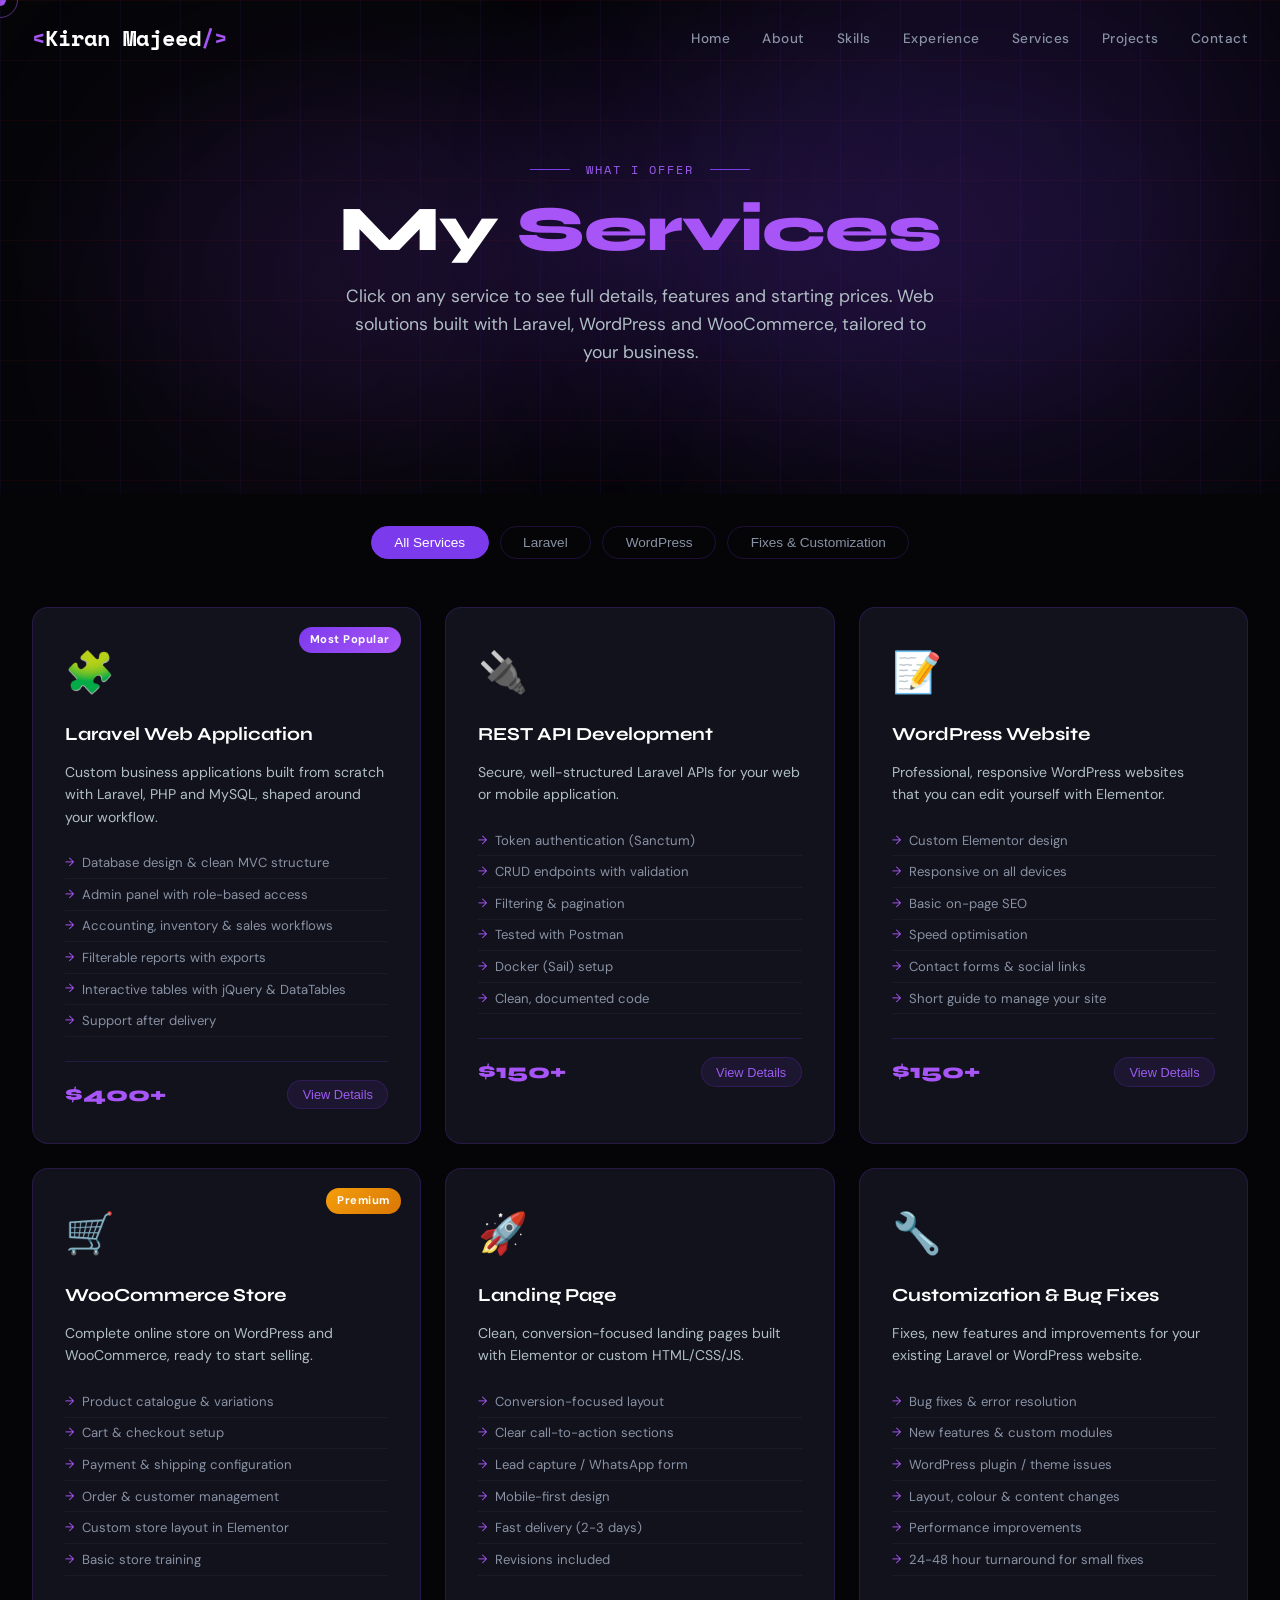
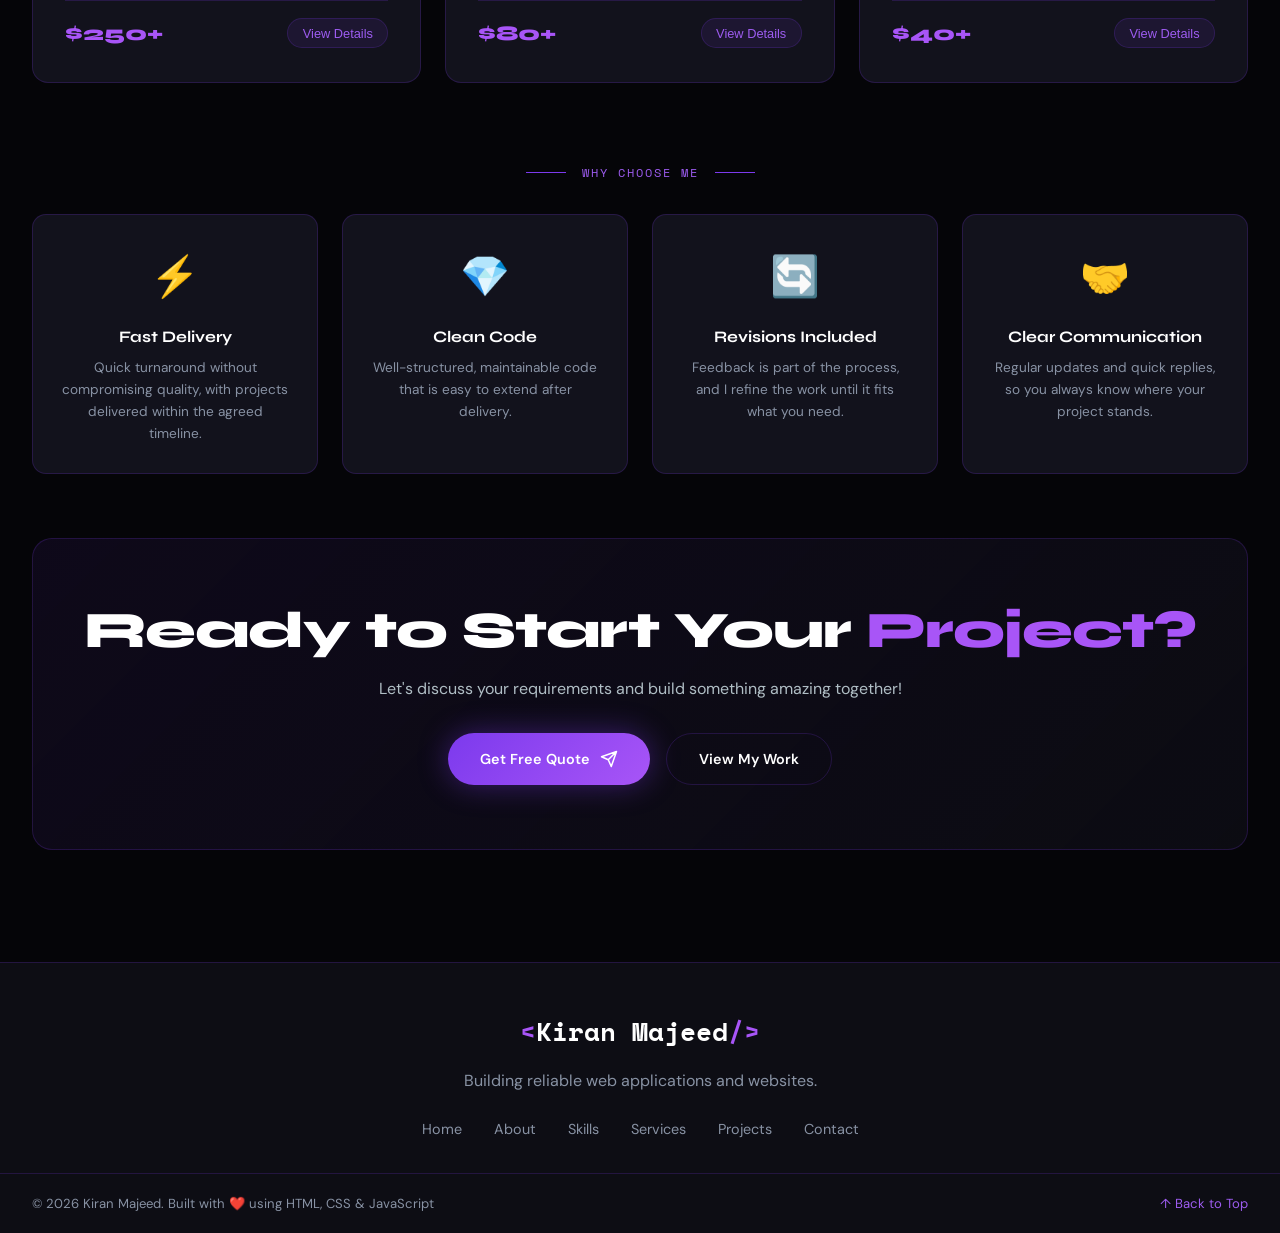
<file: services.html>
<!DOCTYPE html>
<html lang="en">
<head>
<meta charset="UTF-8">
<meta name="viewport" content="width=device-width, initial-scale=1.0">
<title>Services | Kiran Majeed</title>
<link href="https://fonts.googleapis.com/css2?family=Syne:wght@400;500;600;700;800&family=Space+Mono:wght@400;700&family=DM+Sans:wght@300;400;500&display=swap" rel="stylesheet">
<link rel="stylesheet" href="css/style.css">
</head>
<body>

<!-- CURSOR -->
<div class="cursor" id="cursor"></div>
<div class="cursor-follower" id="cursorFollower"></div>

<!-- HEADER -->
<header id="header" class="scrolled">
  <nav class="nav">
    <div class="logo">
      <a href="index.html"><span class="logo-bracket">&lt;</span>Kiran Majeed<span class="logo-bracket">/&gt;</span></a>
    </div>
    <ul class="nav-links">
      <li><a href="index.html" class="nav-link">Home</a></li>
      <li><a href="index.html#about" class="nav-link">About</a></li>
      <li><a href="index.html#skills" class="nav-link">Skills</a></li>
      <li><a href="index.html#experience" class="nav-link">Experience</a></li>
      <li><a href="services.html" class="nav-link active">Services</a></li>
      <li><a href="projects.html" class="nav-link">Projects</a></li>
      <li><a href="index.html#contact" class="nav-link">Contact</a></li>
    </ul>
    <button class="menu-btn" id="menuBtn">
      <span></span><span></span><span></span>
    </button>
  </nav>
  <div class="mobile-menu" id="mobileMenu">
    <ul>
      <li><a href="index.html">Home</a></li>
      <li><a href="index.html#about">About</a></li>
      <li><a href="index.html#skills">Skills</a></li>
      <li><a href="index.html#experience">Experience</a></li>
      <li><a href="services.html">Services</a></li>
      <li><a href="projects.html">Projects</a></li>
      <li><a href="index.html#contact">Contact</a></li>
    </ul>
  </div>
</header>

<!-- SERVICES HERO -->
<section class="services-hero">
  <div class="hero-bg">
    <div class="hero-grid"></div>
    <div class="hero-glow glow-1"></div>
    <div class="hero-glow glow-2"></div>
  </div>
  <div class="container" style="position:relative;z-index:2;">
    <div class="section-label" style="justify-content:center;margin-bottom:1rem;">
      <span class="label-line"></span>
      <span>WHAT I OFFER</span>
      <span class="label-line"></span>
    </div>
    <h1 class="section-title" style="font-size:clamp(2.5rem,5vw,4.5rem);text-align:center;margin-bottom:1rem;">
      My <span class="purple">Services</span>
    </h1>
    <p class="section-subtitle" style="font-size:1.1rem;">
      Click on any service to see full details, features and starting prices.
      Web solutions built with Laravel, WordPress and WooCommerce, tailored to your business.
    </p>
  </div>
</section>

<!-- SERVICE CATEGORIES -->
<section class="section" style="padding-top:2rem;">
  <div class="container">

    <!-- Category Label -->
    <div style="text-align:center;margin-bottom:2.5rem;">
      <div class="service-filter-tabs">
        <button class="svc-tab active" data-cat="all">All Services</button>
        <button class="svc-tab" data-cat="laravel">Laravel</button>
        <button class="svc-tab" data-cat="wordpress">WordPress</button>
        <button class="svc-tab" data-cat="fixes">Fixes &amp; Customization</button>
      </div>
    </div>

    <!-- SERVICES GRID -->
    <div class="services-grid" id="servicesGrid">

      <div class="service-card reveal-up" data-cat="laravel">
        <span class="service-icon">🧩</span>
        <div class="service-badge">Most Popular</div>
        <h3>Laravel Web Application</h3>
        <p>Custom business applications built from scratch with Laravel, PHP and MySQL, shaped around your workflow.</p>
        <ul class="service-list">
          <li>Database design &amp; clean MVC structure</li>
          <li>Admin panel with role-based access</li>
          <li>Accounting, inventory &amp; sales workflows</li>
          <li>Filterable reports with exports</li>
          <li>Interactive tables with jQuery &amp; DataTables</li>
          <li>Support after delivery</li>
        </ul>
        <div class="service-price">
          <span class="price">$400+</span>
          <button class="service-cta" data-service="laravel-app">View Details</button>
        </div>
      </div>

      <div class="service-card reveal-up" data-cat="laravel">
        <span class="service-icon">🔌</span>
        <h3>REST API Development</h3>
        <p>Secure, well-structured Laravel APIs for your web or mobile application.</p>
        <ul class="service-list">
          <li>Token authentication (Sanctum)</li>
          <li>CRUD endpoints with validation</li>
          <li>Filtering &amp; pagination</li>
          <li>Tested with Postman</li>
          <li>Docker (Sail) setup</li>
          <li>Clean, documented code</li>
        </ul>
        <div class="service-price">
          <span class="price">$150+</span>
          <button class="service-cta" data-service="rest-api">View Details</button>
        </div>
      </div>

      <div class="service-card reveal-up" data-cat="wordpress">
        <span class="service-icon">📝</span>
        <h3>WordPress Website</h3>
        <p>Professional, responsive WordPress websites that you can edit yourself with Elementor.</p>
        <ul class="service-list">
          <li>Custom Elementor design</li>
          <li>Responsive on all devices</li>
          <li>Basic on-page SEO</li>
          <li>Speed optimisation</li>
          <li>Contact forms &amp; social links</li>
          <li>Short guide to manage your site</li>
        </ul>
        <div class="service-price">
          <span class="price">$150+</span>
          <button class="service-cta" data-service="wordpress-site">View Details</button>
        </div>
      </div>

      <div class="service-card reveal-up" data-cat="wordpress">
        <span class="service-icon">🛒</span>
        <div class="service-badge premium">Premium</div>
        <h3>WooCommerce Store</h3>
        <p>Complete online store on WordPress and WooCommerce, ready to start selling.</p>
        <ul class="service-list">
          <li>Product catalogue &amp; variations</li>
          <li>Cart &amp; checkout setup</li>
          <li>Payment &amp; shipping configuration</li>
          <li>Order &amp; customer management</li>
          <li>Custom store layout in Elementor</li>
          <li>Basic store training</li>
        </ul>
        <div class="service-price">
          <span class="price">$250+</span>
          <button class="service-cta" data-service="woocommerce">View Details</button>
        </div>
      </div>

      <div class="service-card reveal-up" data-cat="wordpress">
        <span class="service-icon">🚀</span>
        <h3>Landing Page</h3>
        <p>Clean, conversion-focused landing pages built with Elementor or custom HTML/CSS/JS.</p>
        <ul class="service-list">
          <li>Conversion-focused layout</li>
          <li>Clear call-to-action sections</li>
          <li>Lead capture / WhatsApp form</li>
          <li>Mobile-first design</li>
          <li>Fast delivery (2-3 days)</li>
          <li>Revisions included</li>
        </ul>
        <div class="service-price">
          <span class="price">$80+</span>
          <button class="service-cta" data-service="landing-page">View Details</button>
        </div>
      </div>

      <div class="service-card reveal-up" data-cat="fixes">
        <span class="service-icon">🔧</span>
        <h3>Customization &amp; Bug Fixes</h3>
        <p>Fixes, new features and improvements for your existing Laravel or WordPress website.</p>
        <ul class="service-list">
          <li>Bug fixes &amp; error resolution</li>
          <li>New features &amp; custom modules</li>
          <li>WordPress plugin / theme issues</li>
          <li>Layout, colour &amp; content changes</li>
          <li>Performance improvements</li>
          <li>24-48 hour turnaround for small fixes</li>
        </ul>
        <div class="service-price">
          <span class="price">$40+</span>
          <button class="service-cta" data-service="fixes">View Details</button>
        </div>
      </div>

    </div>

    <!-- WHY CHOOSE ME -->
    <div class="why-section">
      <div class="section-label" style="justify-content:center;margin:4rem 0 2rem;">
        <span class="label-line"></span>
        <span>WHY CHOOSE ME</span>
        <span class="label-line"></span>
      </div>
      <div class="why-grid">
        <div class="why-card reveal-up">
          <span class="why-icon">⚡</span>
          <h4>Fast Delivery</h4>
          <p>Quick turnaround without compromising quality, with projects delivered within the agreed timeline.</p>
        </div>
        <div class="why-card reveal-up">
          <span class="why-icon">💎</span>
          <h4>Clean Code</h4>
          <p>Well-structured, maintainable code that is easy to extend after delivery.</p>
        </div>
        <div class="why-card reveal-up">
          <span class="why-icon">🔄</span>
          <h4>Revisions Included</h4>
          <p>Feedback is part of the process, and I refine the work until it fits what you need.</p>
        </div>
        <div class="why-card reveal-up">
          <span class="why-icon">🤝</span>
          <h4>Clear Communication</h4>
          <p>Regular updates and quick replies, so you always know where your project stands.</p>
        </div>
      </div>
    </div>

    <!-- CTA SECTION -->
    <div class="services-bottom-cta reveal-up">
      <h2 class="section-title" style="text-align:center;margin-bottom:1rem;">
        Ready to Start Your <span class="purple">Project?</span>
      </h2>
      <p style="text-align:center;color:var(--gray-light);margin-bottom:2rem;">
        Let's discuss your requirements and build something amazing together!
      </p>
      <div style="display:flex;justify-content:center;gap:1rem;flex-wrap:wrap;">
        <a href="index.html#contact" class="btn btn-primary">
          <span>Get Free Quote</span>
          <svg viewBox="0 0 24 24"><path d="M22 2L11 13M22 2L15 22l-4-9-9-4 20-7z"/></svg>
        </a>
        <a href="projects.html" class="btn btn-ghost">
          <span>View My Work</span>
        </a>
      </div>
    </div>

  </div>
</section>

<!-- MODAL -->
<div class="modal-overlay" id="modalOverlay">
  <div class="modal">
    <div class="modal-header">
      <div>
        <h2 id="modalTitle" style="font-family:var(--font-display);font-size:1.4rem;margin-bottom:0.3rem;"></h2>
        <span id="modalPrice" style="color:var(--purple-bright);font-weight:700;"></span>
      </div>
      <button class="modal-close" id="modalClose">✕</button>
    </div>
    <div class="modal-body">
      <p id="modalDesc" style="margin-bottom:1rem;"></p>
      <h4 style="color:var(--white);margin-bottom:0.5rem;">What's Included:</h4>
      <ul id="modalFeatures" style="margin-bottom:1.5rem;"></ul>
      <a href="index.html#contact" class="btn btn-primary" style="width:100%;justify-content:center;">
        <span>Order This Service</span>
        <svg viewBox="0 0 24 24" style="width:18px;height:18px;stroke:currentColor;stroke-width:2;fill:none;stroke-linecap:round;stroke-linejoin:round;"><path d="M5 12h14M12 5l7 7-7 7"/></svg>
      </a>
    </div>
  </div>
</div>

<!-- FOOTER -->
<footer>
  <div class="footer-top">
    <div class="footer-logo">
      <span class="logo-bracket">&lt;</span>Kiran Majeed<span class="logo-bracket">/&gt;</span>
    </div>
    <p>Building reliable web applications and websites.</p>
    <div class="footer-links">
      <a href="index.html">Home</a>
      <a href="index.html#about">About</a>
      <a href="index.html#skills">Skills</a>
      <a href="services.html">Services</a>
      <a href="projects.html">Projects</a>
      <a href="index.html#contact">Contact</a>
    </div>
  </div>
  <div class="footer-bottom">
    <p>© 2026 Kiran Majeed. Built with ❤️ using HTML, CSS &amp; JavaScript</p>
    <p class="footer-scroll-top"><a href="#">↑ Back to Top</a></p>
  </div>
</footer>

<style>
.service-badge {
  position: absolute; top: 1.2rem; right: 1.2rem;
  background: var(--gradient);
  padding: 0.25rem 0.7rem;
  border-radius: 50px;
  font-size: 0.7rem; font-weight: 700;
  letter-spacing: 0.5px;
}
.service-badge.premium { background: linear-gradient(135deg, #f59e0b, #d97706); }
.service-card { position: relative; }
.service-filter-tabs { display: flex; gap: 0.7rem; flex-wrap: wrap; justify-content: center; margin-bottom: 1rem; }
.svc-tab {
  background: transparent;
  border: 1px solid var(--border);
  color: var(--gray); font-size: 0.85rem;
  padding: 0.5rem 1.4rem;
  border-radius: 50px;
  cursor: pointer; transition: all 0.3s;
}
.svc-tab.active, .svc-tab:hover {
  background: var(--purple);
  border-color: var(--purple);
  color: var(--white);
}
.why-section { margin-top: 5rem; }
.why-grid { display: grid; grid-template-columns: repeat(4, 1fr); gap: 1.5rem; }
.why-card {
  background: var(--dark2);
  border: 1px solid var(--border);
  border-radius: 14px; padding: 1.8rem;
  text-align: center;
  transition: all 0.3s;
}
.why-card:hover { border-color: var(--purple); transform: translateY(-4px); }
.why-icon { font-size: 2.5rem; display: block; margin-bottom: 1rem; }
.why-card h4 { font-family: var(--font-display); font-size: 1rem; margin-bottom: 0.5rem; }
.why-card p { font-size: 0.85rem; color: var(--gray); }
.services-bottom-cta {
  background: var(--dark2);
  border: 1px solid var(--border);
  border-radius: 20px; padding: 4rem 2rem;
  margin-top: 4rem;
  text-align: center;
  background: linear-gradient(135deg, rgba(124,58,237,0.08), rgba(13,13,20,0.9));
}
.service-card.s-hidden { display: none; }
/* Services page responsive */
@media (max-width: 1024px) {
  .why-grid { grid-template-columns: 1fr 1fr; gap: 1rem; }
  .services-hero { padding: 9rem 2rem 4rem; }
}
@media (max-width: 768px) {
  .why-grid { grid-template-columns: 1fr 1fr; gap: 1rem; }
  .why-section { margin-top: 3rem; }
  .why-card { padding: 1.3rem; }
  .why-icon { font-size: 2rem; margin-bottom: 0.7rem; }
  .service-filter-tabs { gap: 0.5rem; }
  .svc-tab { font-size: 0.78rem; padding: 0.4rem 1rem; }
  .services-bottom-cta { padding: 2.5rem 1.2rem; }
  .services-hero { text-align: center; padding: 8rem 1.2rem 3rem; }
}
@media (max-width: 480px) {
  .why-grid { grid-template-columns: 1fr; }
  .service-card { padding: 1.3rem; }
  .service-badge { top: 1rem; right: 1rem; font-size: 0.65rem; }
  .services-bottom-cta { padding: 2rem 1rem; border-radius: 14px; }
  .modal { max-height: 85vh; overflow-y: auto; }
}
</style>

<script src="js/script.js"></script>
<script>
// Service filter tabs
const svcTabs = document.querySelectorAll('.svc-tab');
const serviceCards = document.querySelectorAll('#servicesGrid .service-card');

svcTabs.forEach(tab => {
  tab.addEventListener('click', () => {
    svcTabs.forEach(t => t.classList.remove('active'));
    tab.classList.add('active');
    const cat = tab.dataset.cat;
    serviceCards.forEach(card => {
      if (cat === 'all' || card.dataset.cat === cat) {
        card.classList.remove('s-hidden');
      } else {
        card.classList.add('s-hidden');
      }
    });
  });
});

</script>
</body>
</html>
</file>
<file: css/style.css>
/* =================== CSS VARIABLES =================== */
:root {
  --black: #050508;
  --dark: #0d0d14;
  --dark2: #12121c;
  --dark3: #1a1a2e;
  --purple: #7c3aed;
  --purple-light: #9d5cf0;
  --purple-bright: #a855f7;
  --purple-glow: rgba(124, 58, 237, 0.4);
  --purple-subtle: rgba(124, 58, 237, 0.1);
  --white: #ffffff;
  --gray: #8892a4;
  --gray-light: #b0bec5;
  --border: rgba(124, 58, 237, 0.2);
  --card-bg: rgba(13, 13, 20, 0.8);
  --gradient: linear-gradient(135deg, #7c3aed, #a855f7);
  --font-display: "Syne", sans-serif;
  --font-mono: "Space Mono", monospace;
  --font-body: "DM Sans", sans-serif;
}

/* =================== RESET =================== */
*,
*::before,
*::after {
  margin: 0;
  padding: 0;
  box-sizing: border-box;
}
html {
  scroll-behavior: smooth;
}
body {
  background: var(--black);
  color: var(--white);
  font-family: var(--font-body);
  overflow-x: hidden;
  line-height: 1.6;
}
a {
  text-decoration: none;
  color: inherit;
}
img {
  max-width: 100%;
}
ul {
  list-style: none;
}

/* =================== SCROLLBAR =================== */
::-webkit-scrollbar {
  width: 6px;
}
::-webkit-scrollbar-track {
  background: var(--dark);
}
::-webkit-scrollbar-thumb {
  background: var(--purple);
  border-radius: 3px;
}

/* =================== CURSOR =================== */
.cursor {
  width: 12px;
  height: 12px;
  background: var(--purple-bright);
  border-radius: 50%;
  position: fixed;
  pointer-events: none;
  z-index: 9999;
  transform: translate(-50%, -50%);
  transition: transform 0.1s;
  mix-blend-mode: difference;
}
.cursor-follower {
  width: 36px;
  height: 36px;
  border: 1px solid var(--purple-light);
  border-radius: 50%;
  position: fixed;
  pointer-events: none;
  z-index: 9998;
  transform: translate(-50%, -50%);
  transition: all 0.15s ease;
  opacity: 0.5;
}

/* =================== HEADER =================== */
#header {
  position: fixed;
  top: 0;
  left: 0;
  right: 0;
  z-index: 1000;
  padding: 0 2rem;
  transition: all 0.3s;
}
#header.scrolled {
  background: rgba(5, 5, 8, 0.95);
  backdrop-filter: blur(20px);
  border-bottom: 1px solid var(--border);
}
.nav {
  display: flex;
  align-items: center;
  justify-content: space-between;
  max-width: 1400px;
  margin: 0 auto;
  height: 75px;
}
.logo {
  font-family: var(--font-mono);
  font-size: 1.4rem;
  font-weight: 700;
  color: var(--white);
}
.logo-bracket {
  color: var(--purple-bright);
}
.nav-links {
  display: flex;
  gap: 2rem;
  align-items: center;
}
.nav-link {
  font-size: 0.85rem;
  font-weight: 500;
  color: var(--gray);
  letter-spacing: 0.5px;
  transition: color 0.3s;
  position: relative;
}
.nav-link::after {
  content: "";
  position: absolute;
  bottom: -4px;
  left: 0;
  width: 0;
  height: 2px;
  background: var(--purple-bright);
  transition: width 0.3s;
}
.nav-link:hover,
.nav-link.active {
  color: var(--white);
}
.nav-link:hover::after,
.nav-link.active::after {
  width: 100%;
}
.nav-services {
  background: var(--gradient);
  color: var(--white) !important;
  padding: 0.5rem 1.2rem;
  border-radius: 50px;
  font-weight: 600;
}
.nav-services::after {
  display: none;
}
.menu-btn {
  display: none;
  flex-direction: column;
  gap: 5px;
  background: none;
  border: none;
  cursor: pointer;
}
.menu-btn span {
  display: block;
  width: 25px;
  height: 2px;
  background: var(--white);
  transition: all 0.3s;
}
.mobile-menu {
  display: none;
  position: fixed;
  top: 75px;
  left: 0;
  right: 0;
  bottom: 0;
  background: var(--black);
  padding: 2rem;
  flex-direction: column;
  justify-content: center;
}
.mobile-menu.open {
  display: flex;
}
.mobile-menu ul {
  display: flex;
  flex-direction: column;
  gap: 2rem;
}
.mobile-menu a {
  font-size: 2rem;
  font-family: var(--font-display);
  font-weight: 700;
  color: var(--gray);
  transition: color 0.3s;
}
.mobile-menu a:hover {
  color: var(--purple-bright);
}

/* =================== HERO =================== */
.hero {
  min-height: 100vh;
  display: grid;
  grid-template-columns: 1fr 1fr;
  align-items: center;
  position: relative;
  overflow: hidden;
  padding: 120px 6rem 4rem;
  gap: 3rem;
}
.hero-bg {
  position: absolute;
  inset: 0;
  pointer-events: none;
}
#particleCanvas {
  position: absolute;
  inset: 0;
  width: 100%;
  height: 100%;
}
.hero-grid {
  position: absolute;
  inset: 0;
  background-image:
    linear-gradient(rgba(255, 7, 7, 0.06) 1px, transparent 1px),
    linear-gradient(90deg, rgba(124, 58, 237, 0.06) 1px, transparent 1px);
  background-size: 60px 60px;
}
.hero-glow {
  position: absolute;
  border-radius: 50%;
  filter: blur(120px);
  pointer-events: none;
}
.glow-1 {
  width: 600px;
  height: 600px;
  background: rgba(124, 58, 237, 0.15);
  top: -100px;
  right: 0;
  animation: glowPulse 6s ease-in-out infinite;
}
.glow-2 {
  width: 400px;
  height: 400px;
  background: rgba(168, 85, 247, 0.08);
  bottom: 0;
  left: 10%;
  animation: glowPulse 8s ease-in-out infinite reverse;
}
@keyframes glowPulse {
  0%,
  100% {
    opacity: 0.5;
    transform: scale(1);
  }
  50% {
    opacity: 1;
    transform: scale(1.1);
  }
}
.floating-code {
  position: absolute;
  font-family: var(--font-mono);
  font-size: 0.75rem;
  color: rgba(124, 58, 237, 0.35);
  white-space: nowrap;
  animation: floatCode 10s ease-in-out infinite;
}
.code-1 {
  top: 20%;
  left: 5%;
  animation-delay: 0s;
}
.code-2 {
  bottom: 30%;
  left: 3%;
  animation-delay: -3s;
}
.code-3 {
  top: 70%;
  right: 5%;
  animation-delay: -6s;
}
.code-4 {
  top: 15%;
  right: 8%;
  animation-delay: -9s;
}
@keyframes floatCode {
  0%,
  100% {
    transform: translateY(0) opacity(0.35);
  }
  50% {
    transform: translateY(-15px);
    opacity: 0.6;
  }
}
.hero-content {
  position: relative;
  z-index: 2;
}
.hero-badge {
  display: inline-flex;
  align-items: center;
  gap: 0.5rem;
  background: rgba(124, 58, 237, 0.15);
  border: 1px solid var(--border);
  padding: 0.4rem 1rem;
  border-radius: 50px;
  font-size: 0.8rem;
  color: var(--purple-light);
  margin-bottom: 1.5rem;
  animation: fadeInUp 0.8s ease forwards;
}
.badge-dot {
  width: 8px;
  height: 8px;
  border-radius: 50%;
  background: #22c55e;
  animation: ping 2s ease-in-out infinite;
}
@keyframes ping {
  0%,
  100% {
    box-shadow: 0 0 0 0 rgba(34, 197, 94, 0.7);
  }
  50% {
    box-shadow: 0 0 0 6px rgba(34, 197, 94, 0);
  }
}
.hero-title {
  font-family: var(--font-display);
  font-size: clamp(3rem, 6vw, 5.5rem);
  font-weight: 800;
  line-height: 1.05;
  letter-spacing: -2px;
  margin-bottom: 1.5rem;
}
.title-line {
  display: block;
  animation: fadeInUp 0.8s ease forwards;
  opacity: 0;
}
.title-line:nth-child(1) {
  animation-delay: 0.2s;
}
.title-line:nth-child(2) {
  animation-delay: 0.4s;
}
.title-line:nth-child(3) {
  animation-delay: 0.6s;
}
.title-line.accent {
  color: var(--purple-bright);
}
.type-cursor {
  display: inline-block;
  animation: blink 0.8s ease-in-out infinite;
  color: var(--purple-bright);
}
@keyframes blink {
  0%,
  100% {
    opacity: 1;
  }
  50% {
    opacity: 0;
  }
}
.hero-desc {
  font-size: 1.05rem;
  color: var(--gray-light);
  max-width: 520px;
  margin-bottom: 2rem;
  line-height: 1.8;
  animation: fadeInUp 0.8s 0.7s ease forwards;
  opacity: 0;
}
.hero-btns {
  display: flex;
  gap: 1rem;
  align-items: center;
  flex-wrap: wrap;
  margin-bottom: 3rem;
  animation: fadeInUp 0.8s 0.8s ease forwards;
  opacity: 0;
}
.btn {
  display: inline-flex;
  align-items: center;
  gap: 0.6rem;
  padding: 0.85rem 2rem;
  border-radius: 50px;
  font-weight: 600;
  font-size: 0.9rem;
  transition: all 0.3s;
  cursor: pointer;
  border: none;
}
.btn svg {
  width: 18px;
  height: 18px;
  stroke: currentColor;
  stroke-width: 2;
  fill: none;
  stroke-linecap: round;
  stroke-linejoin: round;
  transition: transform 0.3s;
}
.btn:hover svg {
  transform: translateX(4px);
}
.btn-primary {
  background: var(--gradient);
  color: var(--white);
  box-shadow: 0 0 30px var(--purple-glow);
}
.btn-primary:hover {
  box-shadow: 0 0 50px var(--purple-glow);
  transform: translateY(-2px);
}
.btn-ghost {
  background: transparent;
  border: 1px solid var(--border);
  color: var(--white);
}
.btn-ghost:hover {
  background: var(--purple-subtle);
  border-color: var(--purple-light);
}
.btn.full-width {
  width: 100%;
  justify-content: center;
}
.btn-text {
  color: var(--gray);
  font-size: 0.9rem;
  display: flex;
  align-items: center;
  gap: 0.3rem;
  transition: color 0.3s;
}
.btn-text:hover {
  color: var(--purple-bright);
}
.hero-stats {
  display: flex;
  align-items: center;
  gap: 2rem;
  animation: fadeInUp 0.8s 0.9s ease forwards;
  opacity: 0;
}
.stat {
  text-align: center;
}
.stat-num {
  font-family: var(--font-display);
  font-size: 2.5rem;
  font-weight: 800;
  color: var(--purple-bright);
}
.stat-label {
  display: block;
  font-size: 0.8rem;
  color: var(--gray);
}
.stat-divider {
  width: 1px;
  height: 50px;
  background: var(--border);
}
.hero-visual {
  position: relative;
  z-index: 2;
  display: flex;
  flex-direction: column;
  align-items: center;
  gap: 1.5rem;
  animation: fadeInRight 1s 0.5s ease forwards;
  opacity: 0;
}
@keyframes fadeInRight {
  from {
    opacity: 0;
    transform: translateX(40px);
  }
  to {
    opacity: 1;
    transform: translateX(0);
  }
}
.code-card {
  width: 100%;
  max-width: 420px;
  background: var(--dark3);
  border: 1px solid var(--border);
  border-radius: 16px;
  overflow: hidden;
  box-shadow:
    0 20px 60px rgba(0, 0, 0, 0.5),
    0 0 0 1px rgba(124, 58, 237, 0.1);
}
.code-header {
  display: flex;
  align-items: center;
  gap: 0.5rem;
  padding: 0.8rem 1rem;
  background: rgba(255, 255, 255, 0.03);
  border-bottom: 1px solid var(--border);
}
.dot {
  width: 12px;
  height: 12px;
  border-radius: 50%;
}
.dot.red {
  background: #ff5f56;
}
.dot.yellow {
  background: #ffbd2e;
}
.dot.green {
  background: #27c93f;
}
.file-name {
  margin-left: auto;
  font-family: var(--font-mono);
  font-size: 0.75rem;
  color: var(--gray);
}
.code-body {
  padding: 1.2rem 1.5rem;
  font-family: var(--font-mono);
  font-size: 0.8rem;
  line-height: 1.8;
}
.code-line {
  white-space: nowrap;
}
.indent {
  padding-left: 1.5rem;
}
.indent2 {
  padding-left: 3rem;
}
.kw {
  color: #c084fc;
}
.cls {
  color: #67e8f9;
}
.prop {
  color: #93c5fd;
}
.str {
  color: #86efac;
}
.tech-orbs {
  display: flex;
  gap: 1rem;
  flex-wrap: wrap;
  justify-content: center;
}
.orb {
  width: 55px;
  height: 55px;
  border-radius: 50%;
  background: var(--dark3);
  border: 1px solid var(--border);
  display: flex;
  align-items: center;
  justify-content: center;
  font-family: var(--font-mono);
  font-size: 0.75rem;
  font-weight: 700;
  color: var(--purple-light);
  cursor: default;
  transition: all 0.3s;
  animation: orbitFloat var(--dur, 4s) ease-in-out infinite;
  animation-delay: var(--del, 0s);
}
.orb-1 {
  --dur: 3s;
  --del: 0s;
}
.orb-2 {
  --dur: 4s;
  --del: -1s;
  font-size: 1rem;
}
.orb-3 {
  --dur: 5s;
  --del: -2s;
  font-size: 1.2rem;
}
.orb-4 {
  --dur: 3.5s;
  --del: -0.5s;
  font-size: 1.2rem;
}
.orb-5 {
  --dur: 4.5s;
  --del: -1.5s;
  font-size: 1.2rem;
}
.orb:hover {
  transform: scale(1.2);
  border-color: var(--purple-bright);
  box-shadow: 0 0 20px var(--purple-glow);
}
@keyframes orbitFloat {
  0%,
  100% {
    transform: translateY(0);
  }
  50% {
    transform: translateY(-12px);
  }
}
.scroll-indicator {
  position: absolute;
  bottom: 2rem;
  left: 50%;
  transform: translateX(-50%);
  display: flex;
  flex-direction: column;
  align-items: center;
  gap: 0.5rem;
  font-size: 0.75rem;
  color: var(--gray);
  animation: fadeInUp 1s 1.5s ease forwards;
  opacity: 0;
}
.scroll-line {
  width: 1px;
  height: 50px;
  background: linear-gradient(var(--purple-bright), transparent);
  animation: scrollLine 2s ease-in-out infinite;
}
@keyframes scrollLine {
  0% {
    transform: scaleY(0);
    transform-origin: top;
  }
  50% {
    transform: scaleY(1);
    transform-origin: top;
  }
  50.1% {
    transform: scaleY(1);
    transform-origin: bottom;
  }
  100% {
    transform: scaleY(0);
    transform-origin: bottom;
  }
}

/* =================== COMMON SECTION =================== */
.section {
  padding: 7rem 0;
}
.container {
  max-width: 1300px;
  margin: 0 auto;
  padding: 0 2rem;
}
.section-label {
  display: flex;
  align-items: center;
  gap: 1rem;
  margin-bottom: 1rem;
  font-family: var(--font-mono);
  font-size: 0.75rem;
  color: var(--purple-light);
  letter-spacing: 2px;
}
.label-line {
  flex: 0 0 40px;
  height: 1px;
  background: var(--purple);
}
.section-title {
  font-family: var(--font-display);
  font-size: clamp(2.2rem, 4vw, 3.5rem);
  font-weight: 800;
  line-height: 1.1;
  margin-bottom: 1rem;
  letter-spacing: -1px;
}
.section-title.center {
  text-align: center;
}
.purple {
  color: var(--purple-bright);
}
.section-subtitle {
  text-align: center;
  color: var(--gray-light);
  font-size: 1rem;
  margin-bottom: 3rem;
  max-width: 600px;
  margin-left: auto;
  margin-right: auto;
}

/* =================== ABOUT =================== */
.about-grid {
  display: grid;
  grid-template-columns: 1fr 1.4fr;
  gap: 5rem;
  align-items: center;
}
.about-image-wrap {
  position: relative;
}
.about-image-frame {
  position: relative;
  width: 360px;
  height: 400px;
  border-radius: 20px;
  overflow: visible;
}
.about-image-placeholder {
  width: 100%;
  height: 100%;
  background: var(--dark3);
  border: 1px solid var(--border);
  border-radius: 20px;
  display: flex;
  align-items: center;
  justify-content: center;
  background-image: url("../images/portfolio/kiranmajeed.jpeg"); /* image path */
  background-size: cover;
  background-position: center;
  background-repeat: no-repeat;

  /* background: linear-gradient(135deg, var(--dark3), rgba(124, 58, 237, 0.1)); */
}
.avatar-code {
  text-align: center;
  color: var(--gray);
  font-family: var(--font-mono);
}
.avatar-code span {
  font-size: 4rem;
  color: var(--purple-bright);
  display: block;
  margin-bottom: 1rem;
}
.about-badge {
  position: absolute;
  bottom: -20px;
  right: -20px;
  background: var(--gradient);
  padding: 0.7rem 1.2rem;
  border-radius: 50px;
  font-size: 0.85rem;
  font-weight: 700;
  box-shadow: 0 10px 30px var(--purple-glow);
}
.about-years {
  position: absolute;
  top: -15px;
  left: -15px;
  background: var(--dark3);
  border: 1px solid var(--border);
  padding: 0.8rem;
  border-radius: 12px;
  text-align: center;
}
.years-num {
  display: block;
  font-family: var(--font-display);
  font-size: 2rem;
  font-weight: 800;
  color: var(--purple-bright);
}
.about-dots {
  position: absolute;
  bottom: -40px;
  left: 30px;
  width: 100px;
  height: 100px;
  background-image: radial-gradient(
    circle,
    rgba(124, 58, 237, 0.4) 1px,
    transparent 1px
  );
  background-size: 12px 12px;
}
.about-desc {
  color: var(--gray-light);
  margin-bottom: 1rem;
  font-size: 1rem;
}
.about-tags {
  display: flex;
  flex-wrap: wrap;
  gap: 0.5rem;
  margin: 1.5rem 0;
}
.tag {
  background: var(--purple-subtle);
  border: 1px solid var(--border);
  padding: 0.35rem 0.85rem;
  border-radius: 50px;
  font-size: 0.8rem;
  color: var(--purple-light);
}
.about-btns {
  display: flex;
  align-items: center;
  gap: 1.5rem;
  margin-top: 2rem;
}

/* =================== SKILLS =================== */
.skills-sec {
  background: var(--dark);
}
.skills-grid {
  display: grid;
  grid-template-columns: 1fr 1fr 1fr;
  gap: 2rem;
}
.skill-category {
  background: var(--dark2);
  border: 1px solid var(--border);
  border-radius: 16px;
  padding: 2rem;
  transition:
    border-color 0.3s,
    transform 0.3s;
}
.skill-category:hover {
  border-color: var(--purple);
  transform: translateY(-4px);
}
.skill-cat-title {
  font-family: var(--font-display);
  font-size: 1.1rem;
  margin-bottom: 1.5rem;
  display: flex;
  align-items: center;
  gap: 0.6rem;
}
.cat-icon {
  font-size: 1.3rem;
}
.skill-item {
  margin-bottom: 1.2rem;
}
.skill-info {
  display: flex;
  justify-content: space-between;
  font-size: 0.85rem;
  color: var(--gray-light);
  margin-bottom: 0.5rem;
}
.skill-bar {
  height: 6px;
  background: rgba(255, 255, 255, 0.05);
  border-radius: 50px;
  overflow: hidden;
}
.skill-fill {
  height: 100%;
  background: var(--gradient);
  border-radius: 50px;
  width: 0%;
  transition: width 1.5s cubic-bezier(0.25, 1, 0.5, 1);
  box-shadow: 0 0 10px var(--purple-glow);
}
.skill-icons {
  display: grid;
  grid-template-columns: 1fr 1fr;
  gap: 0.6rem;
}
.skill-icon-card {
  background: rgba(255, 255, 255, 0.03);
  border: 1px solid var(--border);
  padding: 0.6rem;
  border-radius: 8px;
  text-align: center;
  font-size: 0.8rem;
  color: var(--gray-light);
  transition: all 0.3s;
}
.skill-icon-card:hover {
  border-color: var(--purple);
  color: var(--purple-bright);
  background: var(--purple-subtle);
}

/* =================== EXPERIENCE =================== */
.timeline {
  position: relative;
  max-width: 900px;
  margin: 0 auto;
  padding: 2rem 0;
}
.timeline-line {
  position: absolute;
  top: 0;
  bottom: 0;
  left: 50%;
  width: 1px;
  background: var(--border);
  transform: translateX(-50%);
}
.timeline-item {
  position: relative;
  margin-bottom: 3rem;
  width: 45%;
}
.timeline-item.right {
  margin-left: 55%;
}
.timeline-dot {
  position: absolute;
  top: 20px;
  width: 16px;
  height: 16px;
  border-radius: 50%;
  background: var(--purple);
  box-shadow: 0 0 20px var(--purple-glow);
}
.timeline-item:not(.right) .timeline-dot {
  right: -10%;
}
.timeline-item.right .timeline-dot {
  left: -10%;
}
.timeline-date {
  font-family: var(--font-mono);
  font-size: 0.75rem;
  color: var(--purple-light);
  margin-bottom: 0.8rem;
}
.timeline-card {
  background: var(--dark2);
  border: 1px solid var(--border);
  border-radius: 12px;
  padding: 1.5rem;
  transition: border-color 0.3s;
}
.timeline-card:hover {
  border-color: var(--purple);
}
.timeline-card-header {
  display: flex;
  align-items: flex-start;
  justify-content: space-between;
  gap: 1rem;
  margin-bottom: 0.8rem;
}
.timeline-card h3 {
  font-family: var(--font-display);
  font-size: 1.05rem;
}
.company-badge {
  background: var(--purple-subtle);
  border: 1px solid var(--border);
  padding: 0.2rem 0.7rem;
  border-radius: 50px;
  font-size: 0.75rem;
  color: var(--purple-light);
  white-space: nowrap;
}
.timeline-card p {
  font-size: 0.9rem;
  color: var(--gray-light);
  margin-bottom: 1rem;
}
.timeline-tags {
  display: flex;
  flex-wrap: wrap;
  gap: 0.4rem;
}
.timeline-tags span {
  background: rgba(255, 255, 255, 0.05);
  padding: 0.2rem 0.6rem;
  border-radius: 4px;
  font-size: 0.75rem;
  color: var(--gray);
}

/* =================== PROJECTS =================== */
.projects-sec {
  background: var(--dark);
}
.filter-btns {
  display: flex;
  justify-content: center;
  gap: 0.8rem;
  flex-wrap: wrap;
  margin-bottom: 3rem;
}
.filter-btn {
  background: transparent;
  border: 1px solid var(--border);
  color: var(--gray);
  font-size: 0.85rem;
  padding: 0.5rem 1.5rem;
  border-radius: 50px;
  cursor: pointer;
  transition: all 0.3s;
}
.filter-btn.active,
.filter-btn:hover {
  background: var(--purple);
  border-color: var(--purple);
  color: var(--white);
}
.projects-grid {
  display: grid;
  grid-template-columns: repeat(3, 1fr);
  gap: 1.5rem;
  margin-bottom: 3rem;
}
.project-card {
  background: var(--dark2);
  border: 1px solid var(--border);
  border-radius: 16px;
  overflow: hidden;
  transition: all 0.4s;
  cursor: pointer;
}
.project-card:hover {
  border-color: var(--purple);
  transform: translateY(-6px);
  box-shadow: 0 20px 40px rgba(0, 0, 0, 0.4);
}
.project-image {
  position: relative;
  overflow: hidden;
  aspect-ratio: 16/9;
}
.project-placeholder {
  width: 100%;
  height: 100%;
  display: flex;
  flex-direction: column;
  align-items: center;
  justify-content: center;
  gap: 0.5rem;
  font-size: 0.85rem;
  color: rgba(255, 255, 255, 0.5);
  transition: transform 0.4s;
}
.project-card:hover .project-placeholder {
  transform: scale(1.05);
}
.project-placeholder span {
  font-size: 3rem;
}
.p1 {
  background: linear-gradient(135deg, #1a0533, #2d1052);
}
.p2 {
  background: linear-gradient(135deg, #0f1a2e, #1a2d52);
}
.p3 {
  background: linear-gradient(135deg, #1a0d00, #2e1a00);
}
.p4 {
  background: linear-gradient(135deg, #0f2e1a, #1a522d);
}
.p5 {
  background: linear-gradient(135deg, #2e0f1a, #521a2d);
}
.p6 {
  background: linear-gradient(135deg, #1a1a0f, #2e2e1a);
}
.project-overlay {
  position: absolute;
  inset: 0;
  background: rgba(0, 0, 0, 0.8);
  display: flex;
  align-items: center;
  justify-content: center;
  opacity: 0;
  transition: opacity 0.3s;
}
.project-card:hover .project-overlay {
  opacity: 1;
}
.project-links {
  display: flex;
  gap: 1rem;
}
.proj-link {
  background: var(--gradient);
  padding: 0.5rem 1rem;
  border-radius: 50px;
  font-size: 0.8rem;
  font-weight: 600;
  transition: transform 0.2s;
}
.proj-link:hover {
  transform: scale(1.05);
}
.project-info {
  padding: 1.2rem;
}
.project-tags {
  display: flex;
  flex-wrap: wrap;
  gap: 0.4rem;
  margin-bottom: 0.7rem;
}
.project-tags span {
  background: var(--purple-subtle);
  border: 1px solid var(--border);
  padding: 0.15rem 0.6rem;
  border-radius: 4px;
  font-size: 0.72rem;
  color: var(--purple-light);
}
.project-info h3 {
  font-family: var(--font-display);
  font-size: 1.05rem;
  margin-bottom: 0.5rem;
}
.project-info p {
  font-size: 0.85rem;
  color: var(--gray);
}
.projects-cta {
  text-align: center;
}
.project-card.hidden {
  display: none;
}

/* =================== CONTACT =================== */
.contact-grid {
  display: grid;
  grid-template-columns: 1fr 1.5fr;
  gap: 4rem;
  align-items: start;
}
.contact-card {
  display: flex;
  align-items: center;
  gap: 1rem;
  background: var(--dark2);
  border: 1px solid var(--border);
  border-radius: 12px;
  padding: 1.2rem 1.5rem;
  margin-bottom: 1rem;
  transition: border-color 0.3s;
}
.contact-card:hover {
  border-color: var(--purple);
}
.contact-icon {
  font-size: 1.5rem;
}
.contact-card h4 {
  font-size: 0.85rem;
  color: var(--gray);
  margin-bottom: 0.2rem;
}
.contact-card p {
  font-size: 0.95rem;
  font-weight: 500;
}
.social-links {
  display: flex;
  flex-wrap: wrap;
  gap: 0.8rem;
  margin-top: 1.5rem;
}
.social-link {
  background: var(--dark2);
  border: 1px solid var(--border);
  padding: 0.5rem 1rem;
  border-radius: 50px;
  font-size: 0.8rem;
  transition: all 0.3s;
}
.social-link:hover {
  background: var(--purple);
  border-color: var(--purple);
}
.contact-form {
  background: var(--dark2);
  border: 1px solid var(--border);
  border-radius: 16px;
  padding: 2.5rem;
}
.form-row {
  display: grid;
  grid-template-columns: 1fr 1fr;
  gap: 1rem;
}
.form-group {
  margin-bottom: 1.2rem;
}
.form-group label {
  display: block;
  font-size: 0.82rem;
  color: var(--gray);
  margin-bottom: 0.4rem;
}
.form-group input,
.form-group textarea {
  width: 100%;
  background: rgba(255, 255, 255, 0.04);
  border: 1px solid var(--border);
  border-radius: 8px;
  padding: 0.8rem 1rem;
  color: var(--white);
  font-family: var(--font-body);
  font-size: 0.9rem;
  transition:
    border-color 0.3s,
    box-shadow 0.3s;
  outline: none;
  resize: vertical;
}
.form-group input:focus,
.form-group textarea:focus {
  border-color: var(--purple);
  box-shadow: 0 0 0 3px rgba(124, 58, 237, 0.15);
}
.form-group input::placeholder,
.form-group textarea::placeholder {
  color: var(--gray);
}

/* =================== FOOTER =================== */
footer {
  background: var(--dark);
  border-top: 1px solid var(--border);
  padding: 3rem 0 0;
}
.footer-top {
  text-align: center;
  padding: 0 2rem 2rem;
  border-bottom: 1px solid var(--border);
}
.footer-top .footer-logo {
  font-family: var(--font-mono);
  font-size: 1.6rem;
  font-weight: 700;
  margin-bottom: 1rem;
}
.footer-top p {
  color: var(--gray);
  margin-bottom: 1.5rem;
}
.footer-links {
  display: flex;
  justify-content: center;
  flex-wrap: wrap;
  gap: 2rem;
}
.footer-links a {
  color: var(--gray);
  font-size: 0.9rem;
  transition: color 0.3s;
}
.footer-links a:hover {
  color: var(--purple-bright);
}
.footer-bottom {
  display: flex;
  justify-content: space-between;
  align-items: center;
  padding: 1.2rem 2rem;
  font-size: 0.82rem;
  color: var(--gray);
}
.footer-scroll-top a {
  color: var(--purple-light);
}

/* =================== ANIMATIONS =================== */
@keyframes fadeInUp {
  from {
    opacity: 0;
    transform: translateY(30px);
  }
  to {
    opacity: 1;
    transform: translateY(0);
  }
}
.reveal-up {
  opacity: 0;
  transform: translateY(40px);
  transition: all 0.7s ease;
}
.reveal-left {
  opacity: 0;
  transform: translateX(-40px);
  transition: all 0.7s ease;
}
.reveal-right {
  opacity: 0;
  transform: translateX(40px);
  transition: all 0.7s ease;
}
.reveal-up.visible,
.reveal-left.visible,
.reveal-right.visible {
  opacity: 1;
  transform: none;
}

/* =================== SERVICES PAGE =================== */
.services-hero {
  min-height: 50vh;
  display: flex;
  align-items: center;
  justify-content: center;
  text-align: center;
  padding: 10rem 2rem 5rem;
  position: relative;
  overflow: hidden;
}
.services-hero::before {
  content: "";
  position: absolute;
  inset: 0;
  background: radial-gradient(
    ellipse at center,
    rgba(124, 58, 237, 0.15) 0%,
    transparent 70%
  );
}
.services-grid {
  display: grid;
  grid-template-columns: repeat(3, 1fr);
  gap: 1.5rem;
  margin-top: 3rem;
}
.service-card {
  background: var(--dark2);
  border: 1px solid var(--border);
  border-radius: 16px;
  padding: 2rem;
  cursor: pointer;
  transition: all 0.4s;
  position: relative;
  overflow: hidden;
}
.service-card::before {
  content: "";
  position: absolute;
  inset: 0;
  background: var(--gradient);
  opacity: 0;
  transition: opacity 0.4s;
}
.service-card:hover {
  border-color: var(--purple);
  transform: translateY(-6px);
}
.service-card:hover::before {
  opacity: 0.05;
}
.service-card * {
  position: relative;
  z-index: 1;
}
.service-icon {
  font-size: 2.5rem;
  margin-bottom: 1rem;
  display: block;
  transition: transform 0.3s;
}
.service-card:hover .service-icon {
  transform: scale(1.2) rotate(5deg);
}
.service-card h3 {
  font-family: var(--font-display);
  font-size: 1.15rem;
  margin-bottom: 0.7rem;
}
.service-card p {
  font-size: 0.88rem;
  color: var(--gray-light);
  margin-bottom: 1.2rem;
}
.service-list {
  list-style: none;
}
.service-list li {
  font-size: 0.82rem;
  color: var(--gray);
  padding: 0.3rem 0;
  border-bottom: 1px solid rgba(255, 255, 255, 0.04);
  display: flex;
  align-items: center;
  gap: 0.5rem;
}
.service-list li::before {
  content: "→";
  color: var(--purple-bright);
  font-size: 0.75rem;
}
.service-price {
  display: flex;
  align-items: center;
  justify-content: space-between;
  margin-top: 1.5rem;
  padding-top: 1rem;
  border-top: 1px solid var(--border);
}
.price {
  font-family: var(--font-display);
  font-size: 1.3rem;
  font-weight: 800;
  color: var(--purple-bright);
}
.service-cta {
  font-size: 0.8rem;
  background: var(--purple-subtle);
  border: 1px solid var(--border);
  color: var(--purple-light);
  padding: 0.4rem 0.9rem;
  border-radius: 50px;
  cursor: pointer;
  transition: all 0.3s;
}
.service-cta:hover {
  background: var(--purple);
  color: white;
}

/* Modal */
.modal-overlay {
  position: fixed;
  inset: 0;
  background: rgba(0, 0, 0, 0.8);
  z-index: 2000;
  display: flex;
  align-items: center;
  justify-content: center;
  opacity: 0;
  pointer-events: none;
  transition: opacity 0.3s;
  backdrop-filter: blur(10px);
}
.modal-overlay.open {
  opacity: 1;
  pointer-events: all;
}
.modal {
  background: var(--dark2);
  border: 1px solid var(--border);
  border-radius: 20px;
  padding: 2.5rem;
  max-width: 600px;
  width: 90%;
  transform: scale(0.9);
  transition: transform 0.3s;
}
.modal-overlay.open .modal {
  transform: scale(1);
}
.modal-header {
  display: flex;
  justify-content: space-between;
  align-items: flex-start;
  margin-bottom: 1.5rem;
}
.modal-close {
  background: none;
  border: none;
  color: var(--gray);
  font-size: 1.5rem;
  cursor: pointer;
  transition: color 0.3s;
}
.modal-close:hover {
  color: var(--white);
}
.modal-body {
  color: var(--gray-light);
  line-height: 1.8;
}
.modal-body ul {
  margin: 1rem 0;
}
.modal-body li {
  padding: 0.3rem 0;
  padding-left: 1rem;
  position: relative;
}
.modal-body li::before {
  content: "✓";
  color: var(--purple-bright);
  position: absolute;
  left: 0;
}

/* =================== RESPONSIVE =================== */

/* --- Large Desktops (1400px+) --- */
@media (min-width: 1400px) {
  .hero {
    padding: 130px 8rem 5rem;
  }
  .hero-title {
    font-size: 6rem;
  }
}

/* --- Standard Desktops (1025px – 1399px) --- */
@media (max-width: 1399px) and (min-width: 1025px) {
  .hero {
    padding: 120px 4rem 4rem;
  }
  .projects-grid {
    grid-template-columns: repeat(3, 1fr);
  }
}

/* --- Tablets Landscape / Small Desktops (769px – 1024px) --- */
@media (max-width: 1024px) {
  /* NAV */
  .nav-links {
    display: none;
  }
  .menu-btn {
    display: flex;
  }

  /* HERO */
  .hero {
    grid-template-columns: 1fr;
    padding: 110px 2.5rem 5rem;
    text-align: center;
    min-height: auto;
    gap: 2rem;
  }
  .hero-content {
    max-width: 700px;
    margin: 0 auto;
  }
  .hero-desc {
    margin: 0 auto 2rem;
    max-width: 560px;
  }
  .hero-btns {
    justify-content: center;
  }
  .hero-stats {
    justify-content: center;
  }
  .hero-visual {
    display: none;
  }
  .hero-badge {
    margin: 0 auto 1.5rem;
  }
  .scroll-indicator {
    display: none;
  }

  /* ABOUT */
  .about-grid {
    grid-template-columns: 1fr;
    gap: 3rem;
  }
  .about-image-wrap {
    display: flex;
    justify-content: center;
  }
  .about-image-frame {
    width: 300px;
    height: 340px;
  }
  .about-text {
    text-align: center;
  }
  .about-tags {
    justify-content: center;
  }
  .about-btns {
    justify-content: center;
  }

  /* SKILLS */
  .skills-grid {
    grid-template-columns: 1fr 1fr;
    gap: 1.5rem;
  }
  .skill-category:last-child {
    grid-column: 1 / -1;
  }

  /* TIMELINE */
  .timeline-line {
    left: 20px;
  }
  .timeline-item,
  .timeline-item.right {
    width: calc(100% - 60px);
    margin-left: 60px;
  }
  .timeline-item .timeline-dot {
    left: -40px;
    right: auto;
  }
  .timeline-item.right .timeline-dot {
    left: -40px;
  }
  .timeline-card-header {
    flex-direction: column;
    gap: 0.5rem;
  }

  /* PROJECTS */
  .projects-grid {
    grid-template-columns: 1fr 1fr;
    gap: 1.2rem;
  }

  /* SERVICES */
  .services-grid {
    grid-template-columns: 1fr 1fr;
    gap: 1.2rem;
  }

  /* CONTACT */
  .contact-grid {
    grid-template-columns: 1fr;
    gap: 2.5rem;
  }
  .contact-info {
    order: 2;
  }
  .contact-form {
    order: 1;
  }
}

/* --- Tablets Portrait (481px – 768px) --- */
@media (max-width: 768px) {
  /* GLOBAL */
  .section {
    padding: 5rem 0;
  }
  .container {
    padding: 0 1.2rem;
  }

  /* HEADER */
  #header {
    padding: 0 1.2rem;
  }
  .nav {
    height: 65px;
  }

  /* HERO */
  .hero {
    padding: 95px 1.5rem 4rem;
    text-align: center;
  }
  .hero-title {
    font-size: 2.6rem;
    letter-spacing: -1px;
  }
  .hero-desc {
    font-size: 0.95rem;
  }
  .hero-btns {
    flex-direction: column;
    align-items: center;
    gap: 0.8rem;
  }
  .btn {
    width: 100%;
    max-width: 280px;
    justify-content: center;
  }
  .hero-stats {
    gap: 1.2rem;
  }
  .stat-num {
    font-size: 2rem;
  }

  /* SECTION LABELS & TITLES */
  .section-title {
    font-size: 2rem;
    letter-spacing: -0.5px;
  }
  .section-subtitle {
    font-size: 0.9rem;
    padding: 0 0.5rem;
  }

  /* ABOUT */
  .about-grid {
    gap: 2rem;
  }
  .about-image-frame {
    width: 260px;
    height: 290px;
  }
  .about-dots {
    display: none;
  }
  .about-btns {
    flex-direction: column;
    align-items: center;
    gap: 1rem;
  }
  .about-btns .btn {
    width: 100%;
    max-width: 260px;
  }

  /* SKILLS */
  .skills-grid {
    grid-template-columns: 1fr;
  }
  .skill-category:last-child {
    grid-column: auto;
  }
  .skill-icons {
    grid-template-columns: repeat(4, 1fr);
  }

  /* TIMELINE */
  .timeline {
    padding: 1rem 0;
  }
  .timeline-line {
    left: 12px;
  }
  .timeline-item,
  .timeline-item.right {
    width: calc(100% - 40px);
    margin-left: 40px;
    margin-bottom: 2rem;
  }
  .timeline-item .timeline-dot {
    left: -30px;
    width: 12px;
    height: 12px;
  }
  .timeline-item.right .timeline-dot {
    left: -30px;
  }
  .timeline-date {
    font-size: 0.7rem;
  }
  .timeline-card {
    padding: 1.1rem;
  }
  .timeline-card h3 {
    font-size: 0.95rem;
  }
  .timeline-card-header {
    flex-direction: column;
    gap: 0.4rem;
  }

  /* FILTER BUTTONS */
  .filter-btns {
    gap: 0.5rem;
  }
  .filter-btn {
    font-size: 0.8rem;
    padding: 0.4rem 1rem;
  }

  /* PROJECTS */
  .projects-grid {
    grid-template-columns: 1fr;
    gap: 1rem;
  }

  /* SERVICES */
  .services-grid {
    grid-template-columns: 1fr;
    gap: 1rem;
  }

  /* CONTACT */
  .contact-form {
    padding: 1.5rem;
  }
  .form-row {
    grid-template-columns: 1fr;
    gap: 0;
  }
  .social-links {
    gap: 0.6rem;
  }
  .social-link {
    font-size: 0.75rem;
    padding: 0.4rem 0.8rem;
  }

  /* FOOTER */
  .footer-bottom {
    flex-direction: column;
    gap: 0.5rem;
    text-align: center;
  }
  .footer-links {
    gap: 1rem;
    font-size: 0.85rem;
  }

  /* MODAL */
  .modal {
    padding: 1.5rem;
    border-radius: 14px;
  }
  .modal-header h2 {
    font-size: 1.1rem;
  }

  /* FLOATING CODE */
  .floating-code {
    display: none;
  }
}

/* --- Small Phones (320px – 480px) --- */
@media (max-width: 480px) {
  /* HERO */
  .hero {
    padding: 85px 1rem 3.5rem;
  }
  .hero-title {
    font-size: 2rem;
    line-height: 1.1;
  }
  .hero-badge {
    font-size: 0.72rem;
    padding: 0.35rem 0.8rem;
  }
  .hero-desc {
    font-size: 0.88rem;
  }
  .hero-stats {
    gap: 1rem;
  }
  .stat-num {
    font-size: 1.8rem;
  }
  .stat-label {
    font-size: 0.72rem;
  }
  .stat-divider {
    height: 36px;
  }

  /* SECTION TITLES */
  .section-title {
    font-size: 1.75rem;
  }
  .section-label {
    font-size: 0.68rem;
  }

  /* ABOUT */
  .about-image-frame {
    width: 220px;
    height: 250px;
  }
  .about-badge {
    right: -5px;
    bottom: -10px;
    font-size: 0.78rem;
    padding: 0.5rem 0.9rem;
  }
  .about-years {
    left: -5px;
    top: -10px;
  }
  .about-desc {
    font-size: 0.9rem;
  }
  .tag {
    font-size: 0.72rem;
    padding: 0.28rem 0.7rem;
  }

  /* SKILLS */
  .skill-icons {
    grid-template-columns: repeat(3, 1fr);
  }
  .skill-icon-card {
    font-size: 0.72rem;
    padding: 0.5rem 0.3rem;
  }

  /* TIMELINE */
  .timeline-line {
    left: 8px;
  }
  .timeline-item,
  .timeline-item.right {
    width: calc(100% - 28px);
    margin-left: 28px;
  }
  .timeline-item .timeline-dot,
  .timeline-item.right .timeline-dot {
    left: -22px;
    width: 10px;
    height: 10px;
  }

  /* PROJECT CARDS */
  .project-info {
    padding: 1rem;
  }
  .project-info h3 {
    font-size: 0.95rem;
  }
  .project-info p {
    font-size: 0.8rem;
  }
  .proj-link {
    font-size: 0.72rem;
    padding: 0.4rem 0.8rem;
  }

  /* FILTER BUTTONS */
  .filter-btns {
    flex-wrap: wrap;
    gap: 0.4rem;
  }
  .filter-btn {
    font-size: 0.75rem;
    padding: 0.35rem 0.8rem;
  }

  /* SERVICES */
  .service-card {
    padding: 1.5rem;
  }
  .service-icon {
    font-size: 2rem;
  }
  .service-card h3 {
    font-size: 1rem;
  }

  /* CONTACT */
  .contact-card {
    padding: 1rem;
  }
  .contact-icon {
    font-size: 1.2rem;
  }
  .contact-card h4 {
    font-size: 0.8rem;
  }
  .contact-card p {
    font-size: 0.85rem;
  }
  .contact-form {
    padding: 1.2rem;
  }

  /* NAV LOGO */
  .logo {
    font-size: 1.1rem;
  }

  /* FOOTER */
  .footer-links {
    gap: 0.7rem;
    font-size: 0.78rem;
    flex-wrap: wrap;
    justify-content: center;
  }
  .footer-top p {
    font-size: 0.85rem;
  }
  .footer-bottom {
    font-size: 0.75rem;
  }

  /* BUTTONS */
  .btn {
    font-size: 0.85rem;
    padding: 0.75rem 1.5rem;
  }

  /* MODAL */
  .modal {
    padding: 1.2rem;
    width: 95%;
  }
  .modal-header h2 {
    font-size: 1rem;
  }

  /* CURSOR hide on touch */
  .cursor,
  .cursor-follower {
    display: none;
  }
}

/* --- Very Small Phones (max 360px) --- */
@media (max-width: 360px) {
  .hero-title {
    font-size: 1.75rem;
  }
  .section-title {
    font-size: 1.55rem;
  }
  .hero {
    padding: 80px 0.8rem 3rem;
  }
  .container {
    padding: 0 0.8rem;
  }
  .skill-icons {
    grid-template-columns: repeat(2, 1fr);
  }
  .about-image-frame {
    width: 190px;
    height: 220px;
  }
  .hero-stats {
    flex-direction: column;
    align-items: center;
    gap: 0.8rem;
  }
  .stat-divider {
    display: none;
  }
}

/* --- Touch Devices: hide custom cursor --- */
@media (hover: none) and (pointer: coarse) {
  .cursor,
  .cursor-follower {
    display: none;
  }
}

/* --- Landscape Mobile (short height) --- */
@media (max-height: 500px) and (orientation: landscape) {
  .hero {
    padding-top: 80px;
    min-height: auto;
  }
  .hero-title {
    font-size: 2rem;
  }
  .hero-btns {
    flex-direction: row;
  }
  .btn {
    width: auto;
  }
  .scroll-indicator {
    display: none;
  }
}


/* =================== PROJECT STATUS BADGE =================== */
.project-status {
  position: absolute;
  top: 0.8rem;
  right: 0.8rem;
  background: rgba(0, 0, 0, 0.55);
  border: 1px solid var(--border);
  backdrop-filter: blur(6px);
  padding: 0.2rem 0.7rem;
  border-radius: 50px;
  font-size: 0.68rem;
  font-weight: 600;
  letter-spacing: 0.3px;
  color: var(--white);
}
.project-status.progress {
  color: #fbbf24;
  border-color: rgba(251, 191, 36, 0.4);
}
.services-sec .services-grid {
  margin-bottom: 3rem;
}
.project-card {
  cursor: default;
}
</file>
